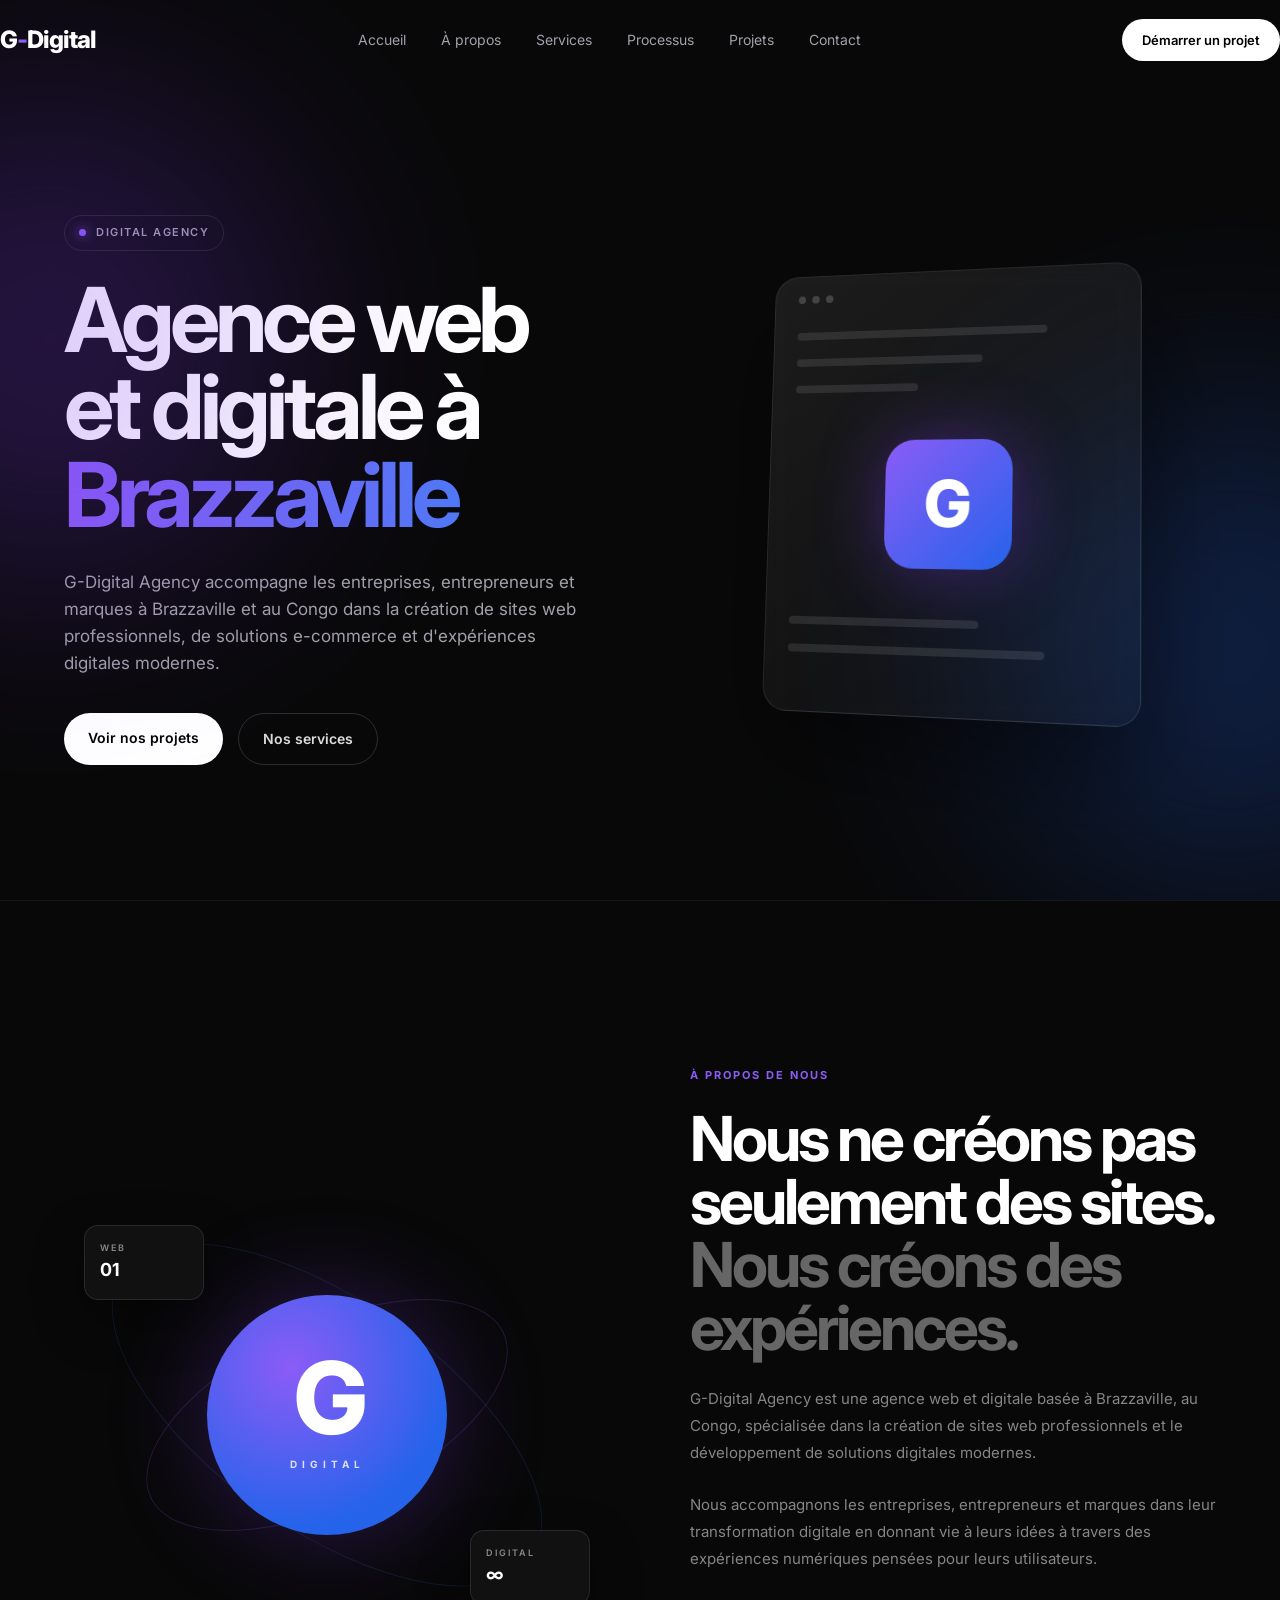
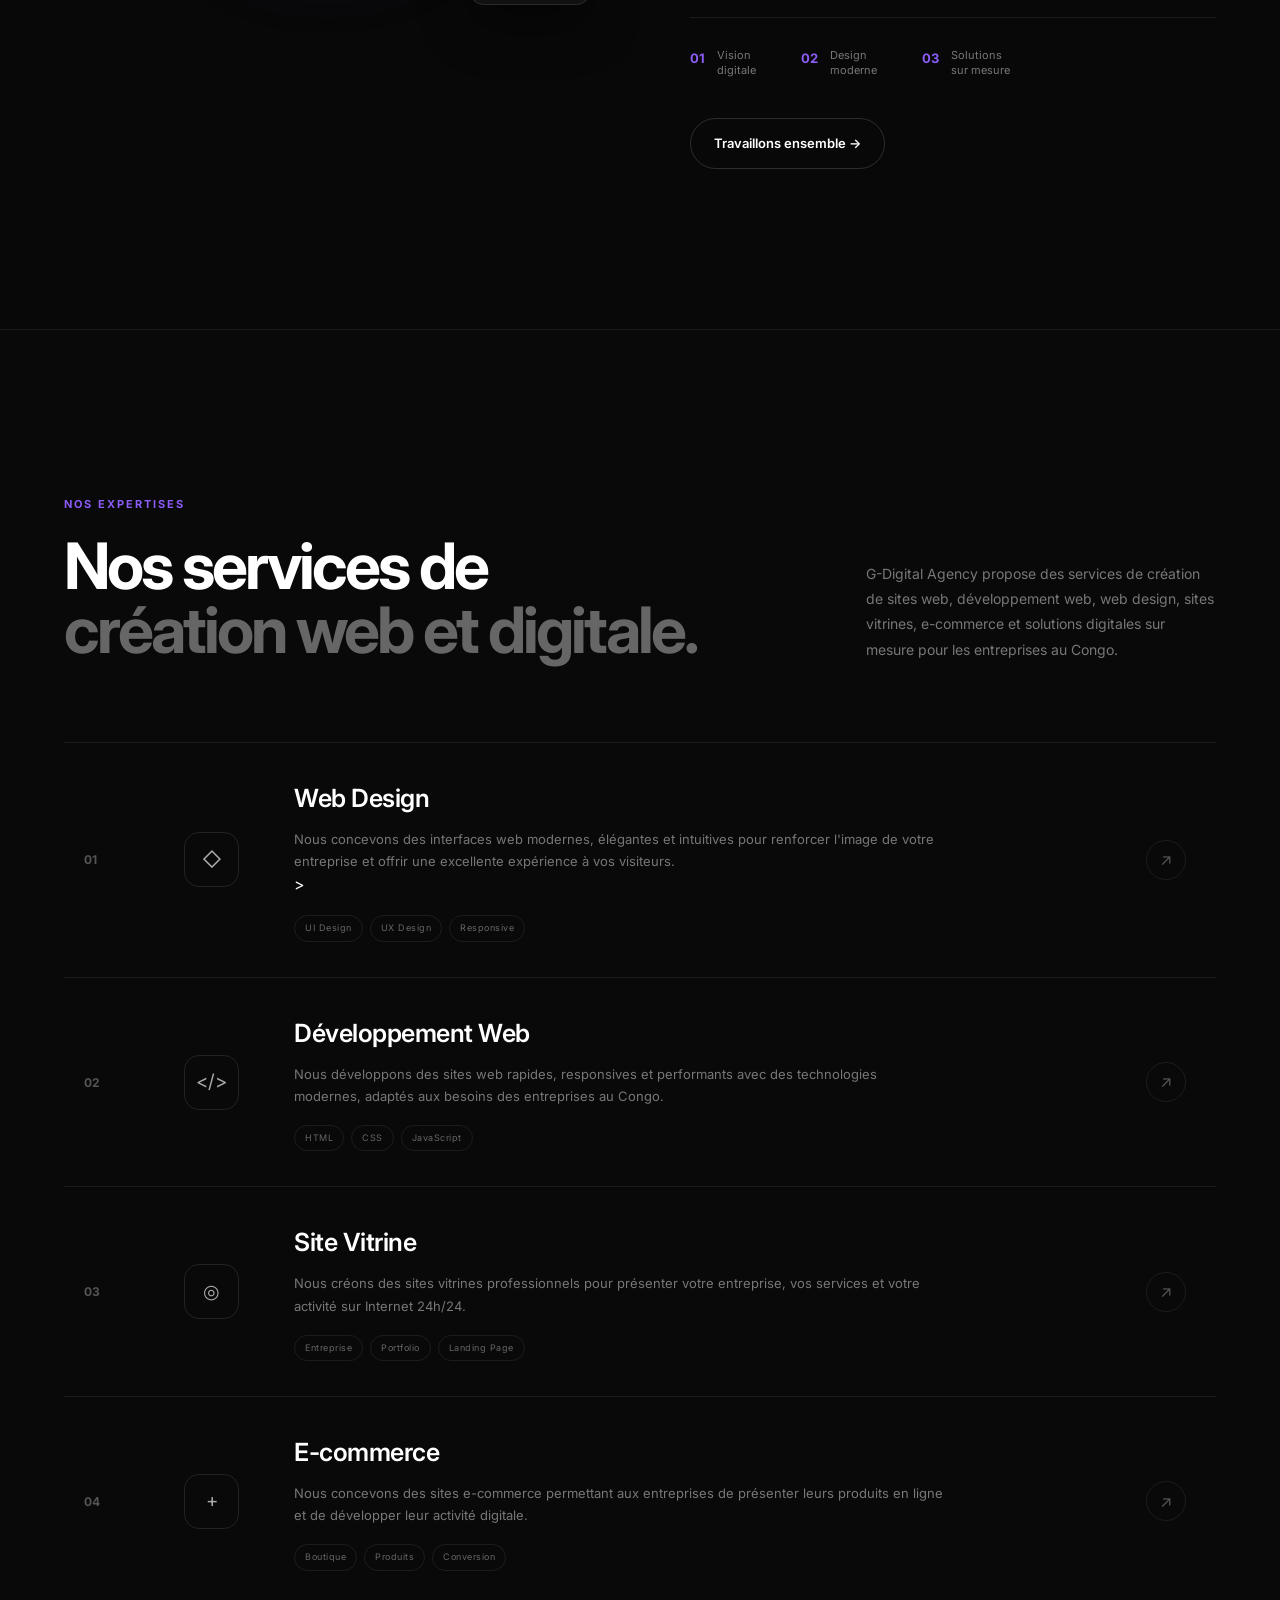
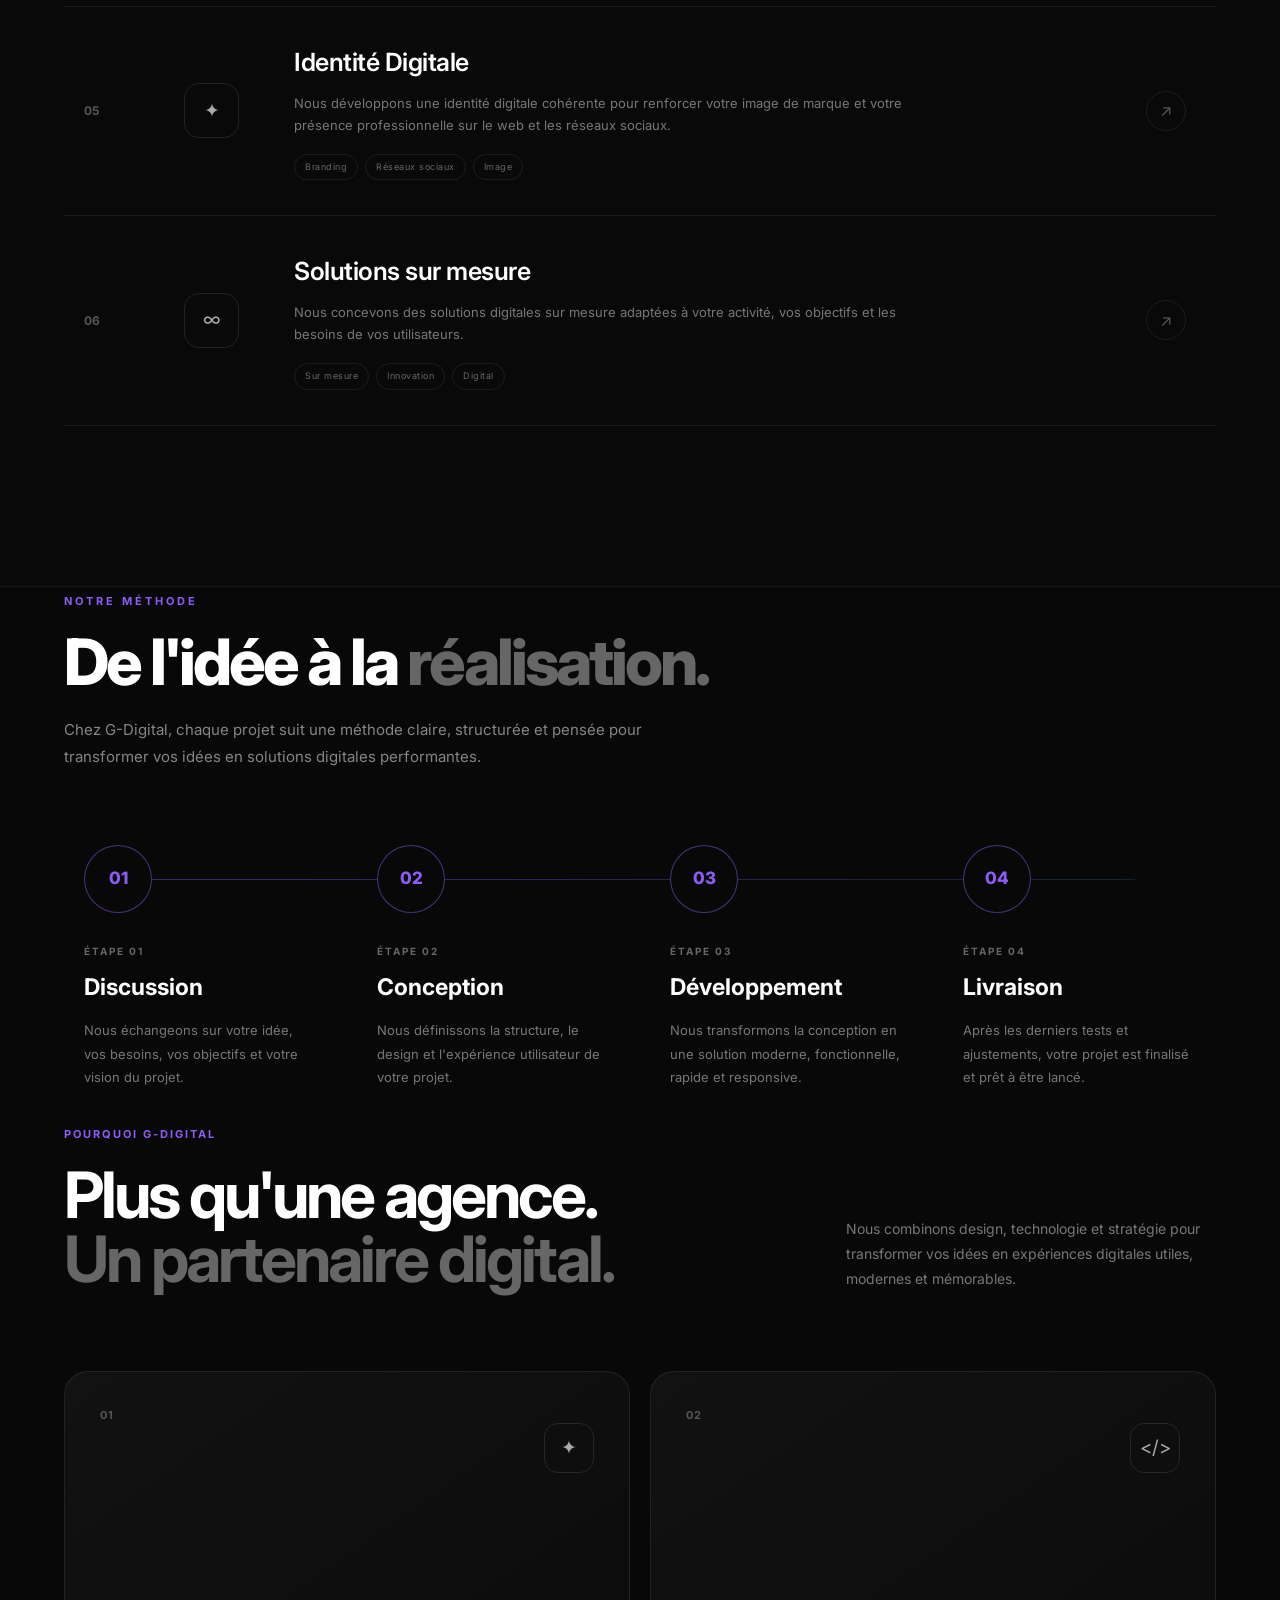
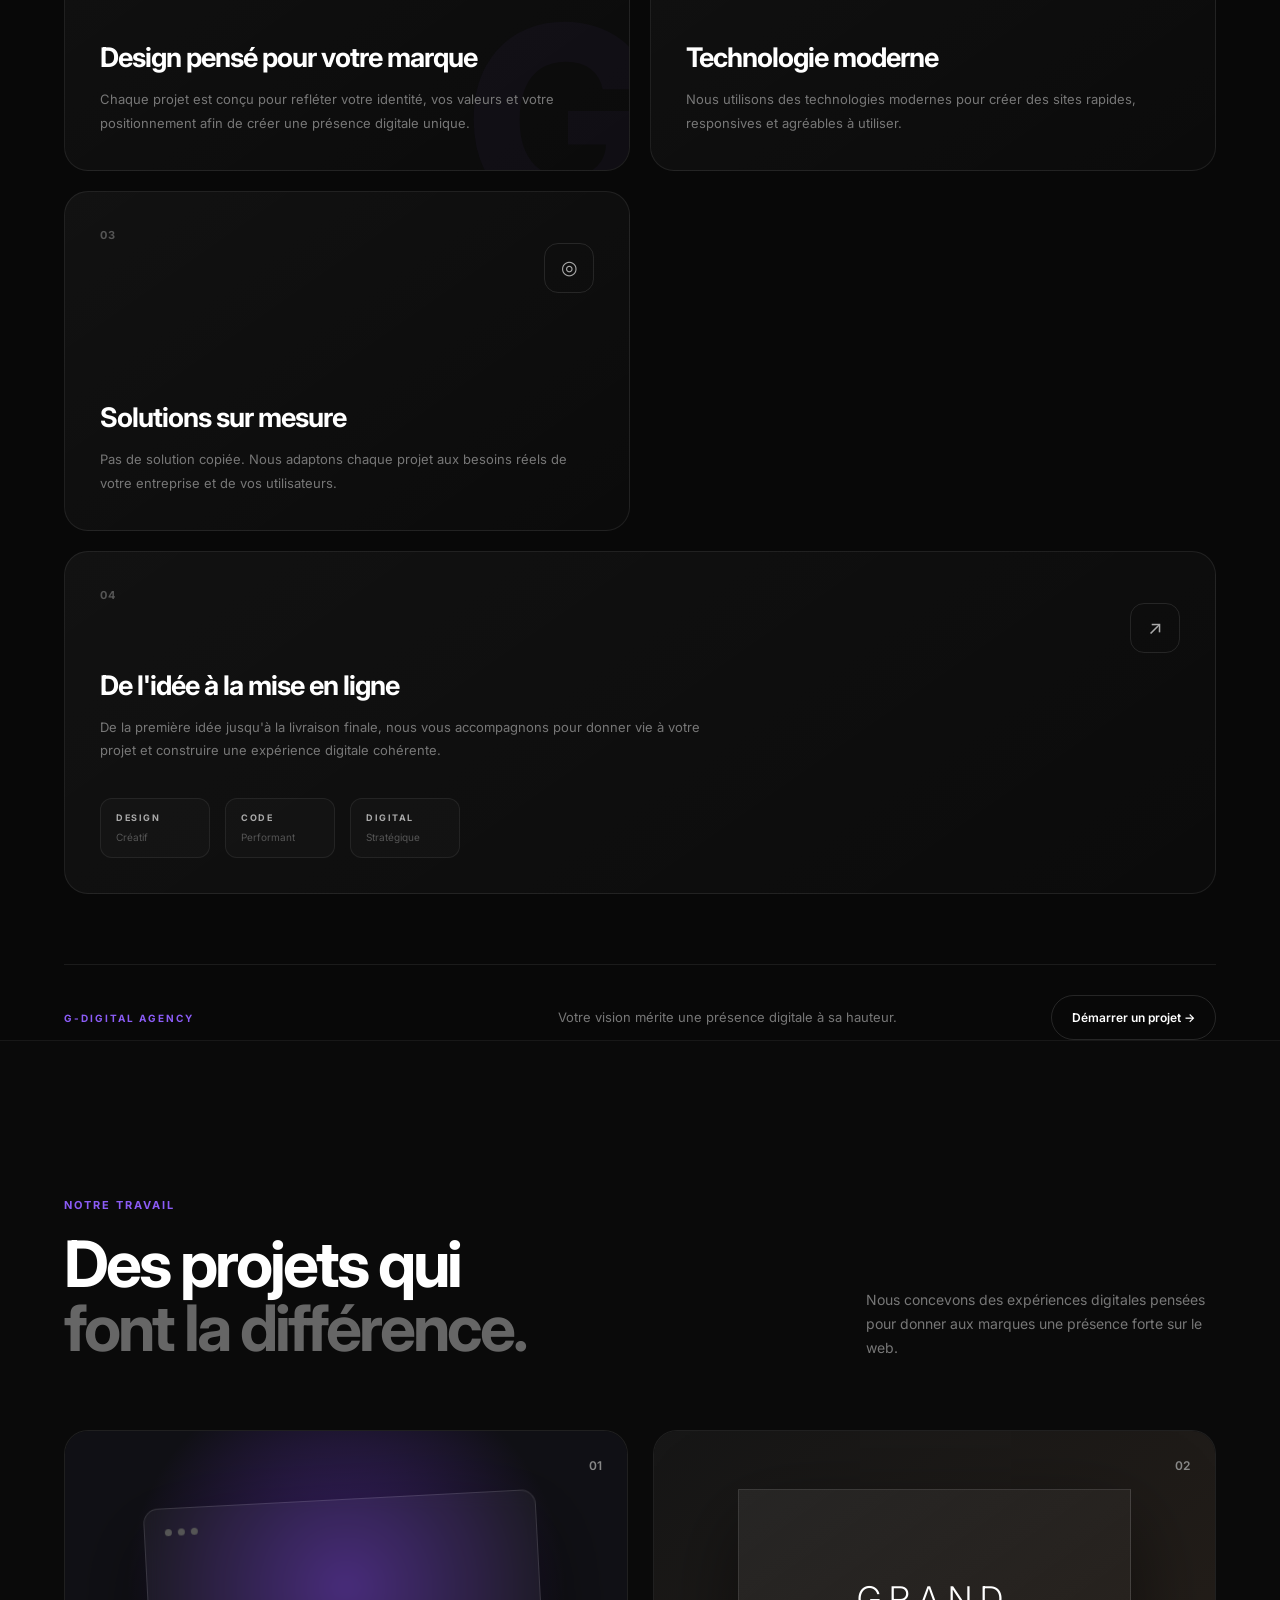
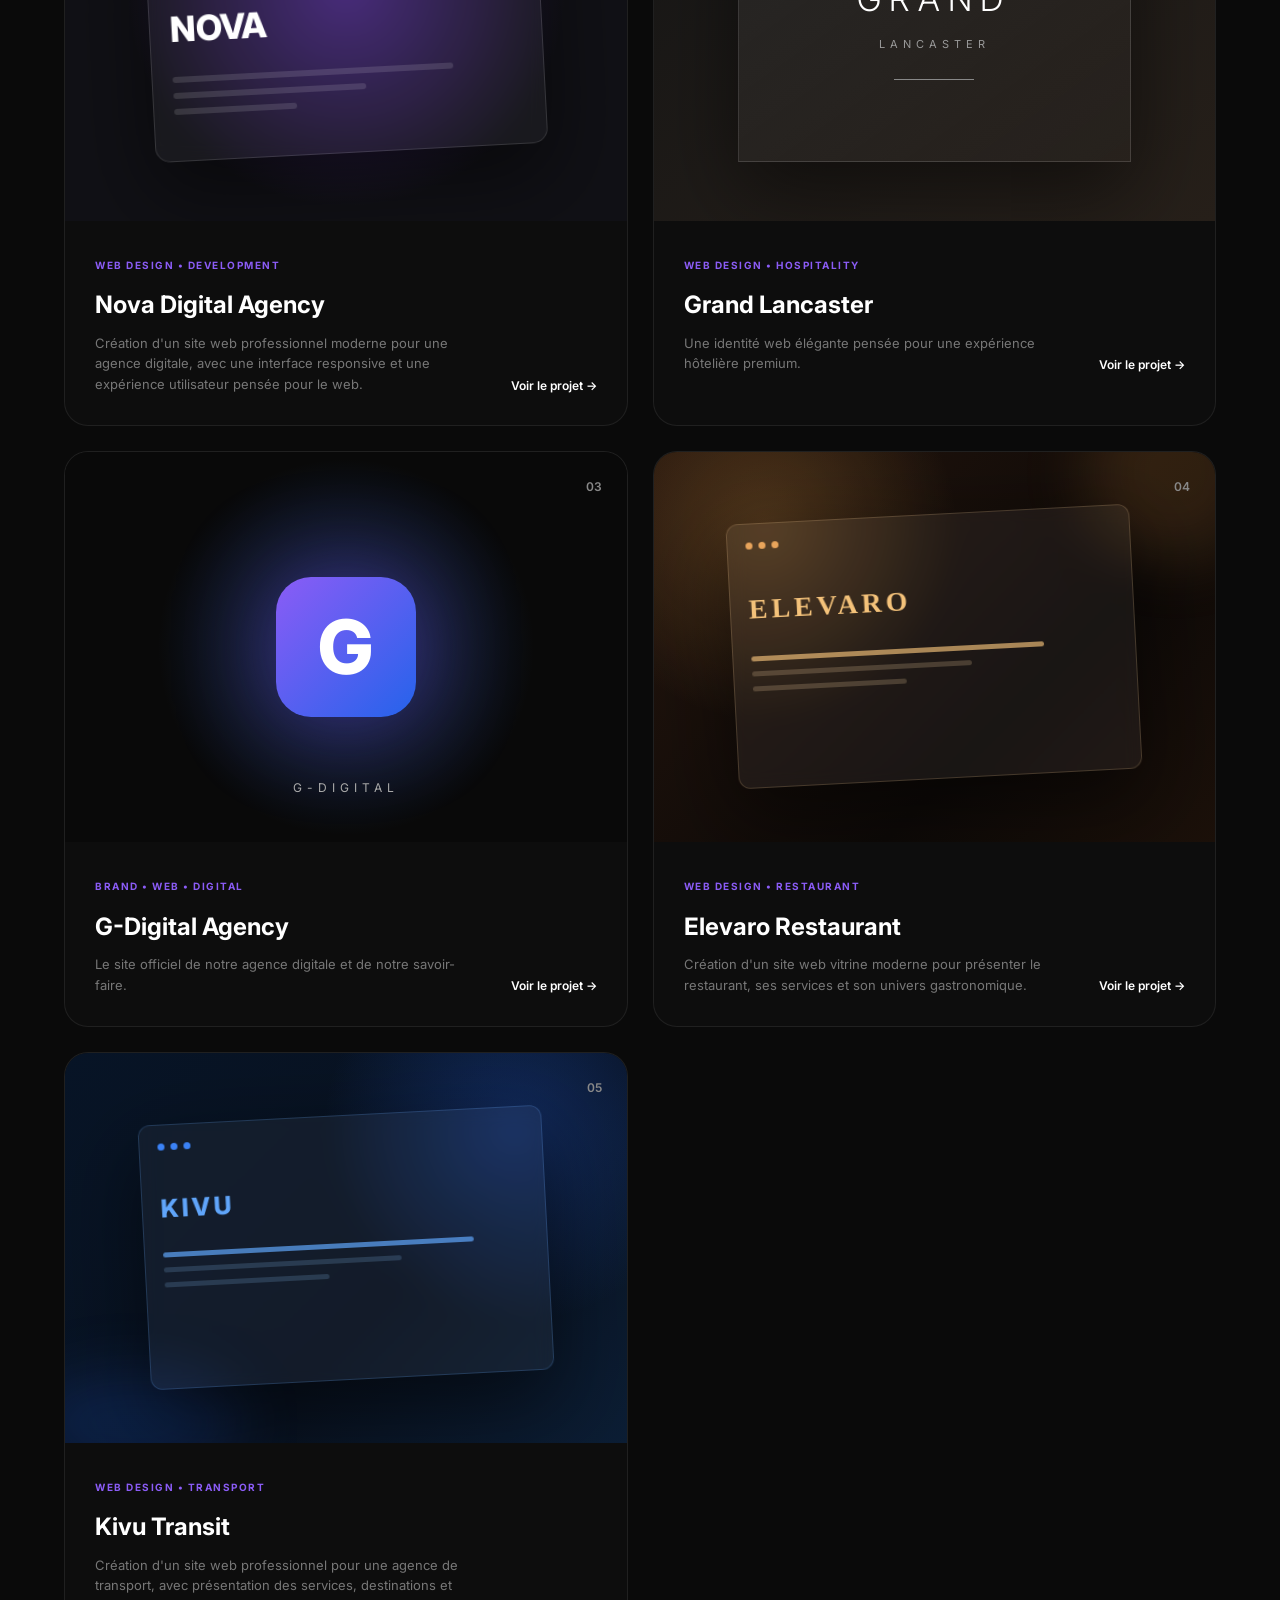
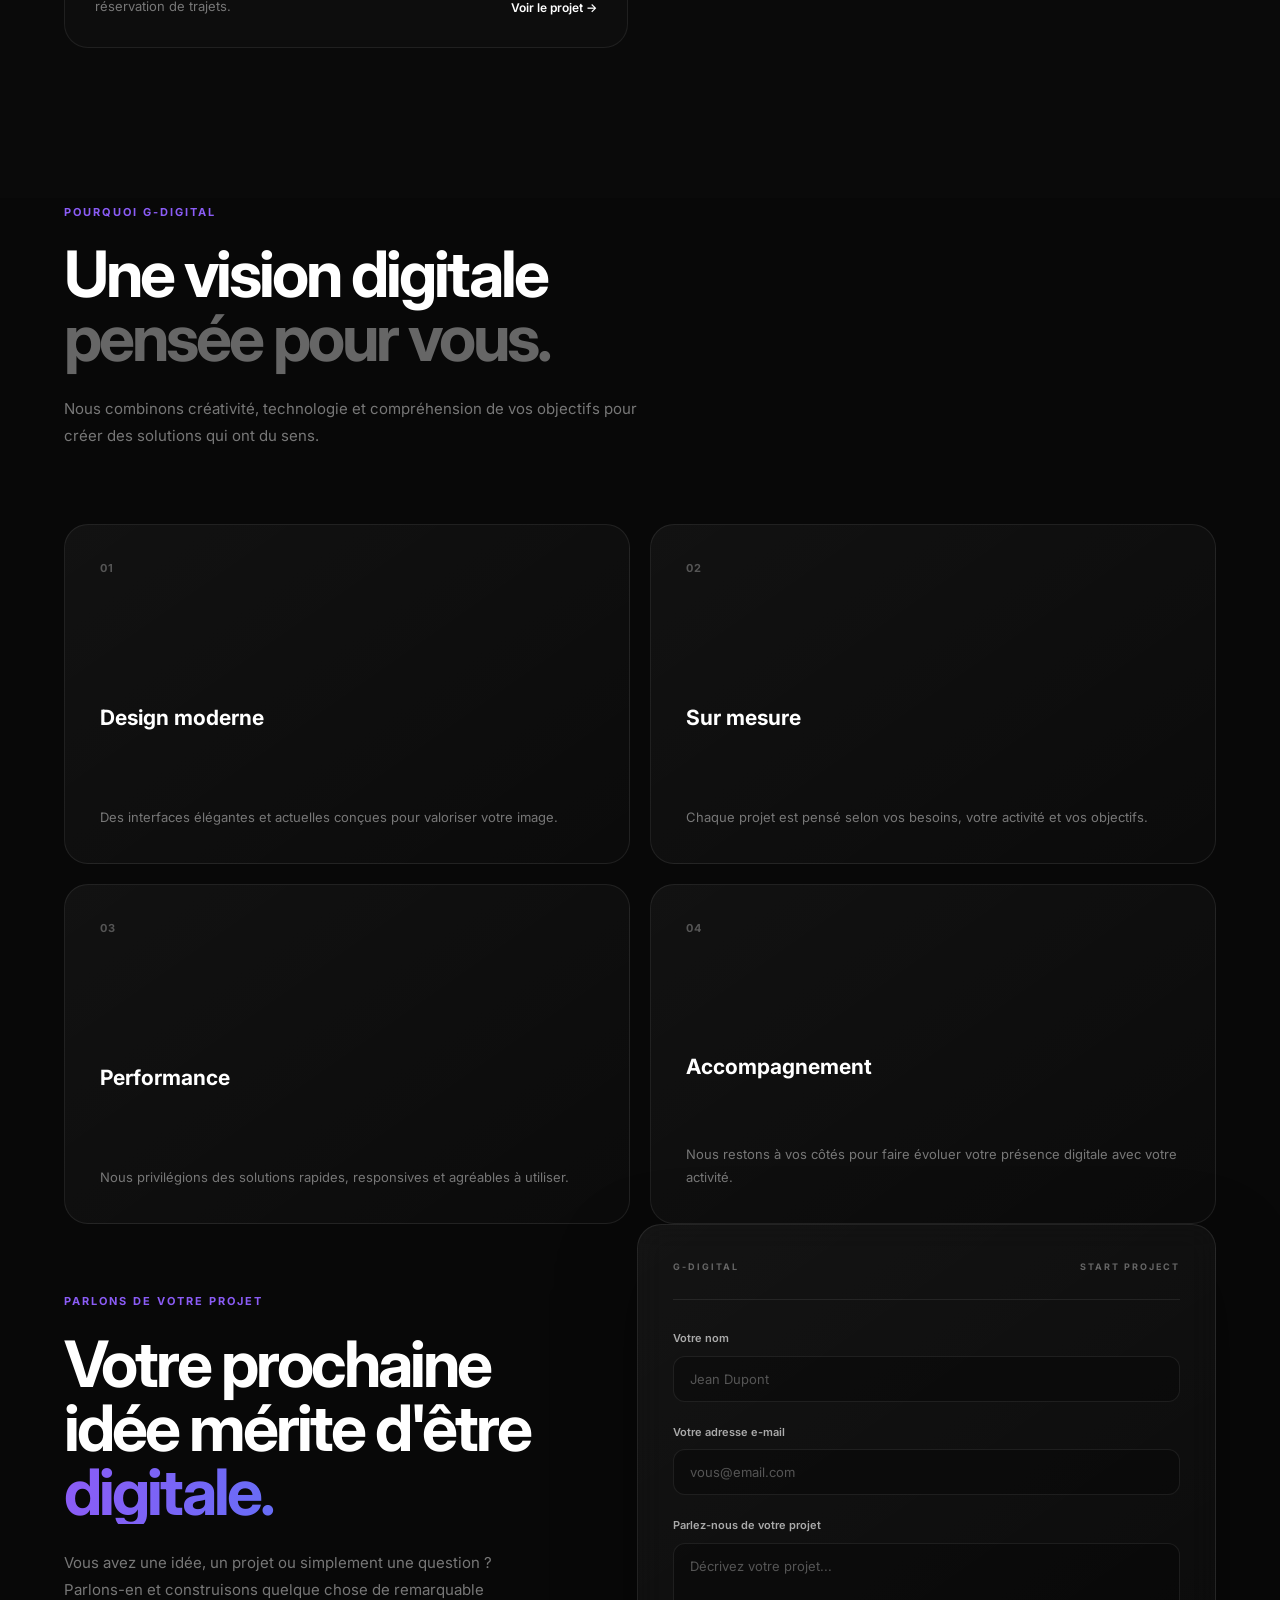
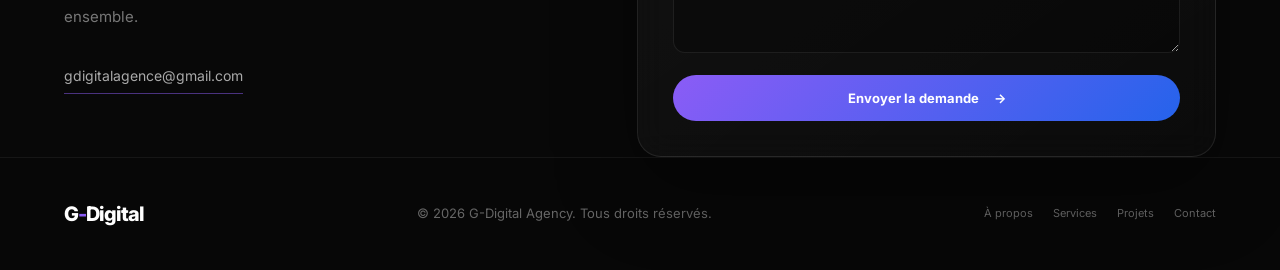
<file: index.html>
<!DOCTYPE html>
<html lang="fr">

<head>

    <meta charset="UTF-8">

    <meta name="viewport" content="width=device-width, initial-scale=1.0">

    <!-- ================= SEO PRINCIPAL ================= -->

    <title>G-Digital Agency | Agence Web & Digitale à Brazzaville</title>

    <meta name="description"
        content="G-Digital Agency est une agence web et digitale à Brazzaville, Congo. Création de sites web professionnels, e-commerce, design, développement web et solutions digitales sur mesure.">

    <meta name="keywords"
        content="G-Digital Agency, agence web Brazzaville, agence digitale Brazzaville, création site web Congo, création site internet Brazzaville, développeur web Congo, développement web Congo, site vitrine Congo, site e-commerce Congo, web design Congo">

    <meta name="author" content="G-Digital Agency">

    <meta name="robots" content="index, follow">

    <meta name="language" content="French">

    <meta name="geo.region" content="CG">

    <meta name="geo.placename" content="Brazzaville">

    <!-- ================= URL CANONIQUE ================= -->

    <link rel="canonical" href="https://TON-DOMAINE.com/">

    <!-- ================= FAVICON ================= -->

    <link rel="icon" type="image/png" href="images/favicon.png">

    <!-- ================= OPEN GRAPH ================= -->

    <meta property="og:type" content="website">

    <meta property="og:locale" content="fr_FR">

    <meta property="og:title"
        content="G-Digital Agency | Agence Web & Digitale à Brazzaville">

    <meta property="og:description"
        content="Création de sites web professionnels, design, développement web et solutions digitales sur mesure au Congo.">

    <meta property="og:url" content="https://TON-DOMAINE.com/">

    <meta property="og:site_name" content="G-Digital Agency">

    <meta property="og:image" content="https://g-digital-agency.vercel.app/images/og-image.jpg">

    <meta property="og:image:alt"
        content="G-Digital Agency - Agence web et digitale à Brazzaville">

    <!-- ================= TWITTER / X ================= -->

    <meta name="twitter:card" content="summary_large_image">

    <meta name="twitter:title"
        content="G-Digital Agency | Agence Web & Digitale à Brazzaville">

    <meta name="twitter:description"
        content="Création de sites web, e-commerce, design et solutions digitales au Congo.">

    <meta name="twitter:image"
        content="https://TON-DOMAINE.com/images/og-image.jpg">

    <!-- ================= DONNÉES STRUCTURÉES ================= -->

    <script type="application/ld+json">
    {
        "@context": "https://schema.org",
        "@type": "ProfessionalService",
        "name": "G-Digital Agency",
        "description": "Agence web et digitale spécialisée dans la création de sites web professionnels, le développement web, le web design, l'e-commerce et les solutions digitales sur mesure.",
        "url": "https://TON-DOMAINE.com/",
        "email": "gdigitalagence@gmail.com",
        "areaServed": [
            {
                "@type": "City",
                "name": "Brazzaville"
            },
            {
                "@type": "Country",
                "name": "Congo"
            }
        ],
        "serviceType": [
            "Création de sites web",
            "Développement web",
            "Web design",
            "Site vitrine",
            "E-commerce",
            "Identité digitale",
            "Solutions digitales sur mesure"
        ]
    }
    </script>

    <!-- ================= GOOGLE FONTS ================= -->

    <link rel="preconnect" href="https://fonts.googleapis.com">

    <link rel="preconnect" href="https://fonts.gstatic.com" crossorigin>

    <link
        href="https://fonts.googleapis.com/css2?family=Inter:wght@400;500;600;700;800&display=swap"
        rel="stylesheet">

    <!-- ================= CSS ================= -->

    <link rel="stylesheet" href="css/style.css">

</head>

<body>


<!-- ================= HEADER ================= -->

<div class="container nav">

    <a href="#home" class="logo">
        G<span>-</span>Digital
    </a>

    <nav class="navbar">

        <a href="#home">Accueil</a>
        <a href="#about">À propos</a>
        <a href="#services">Services</a>
        <a href="#processus">Processus</a>
        <a href="#projects">Projets</a>
        <a href="#contact">Contact</a>

    </nav>

    <!-- BOUTON MENU MOBILE -->
    <button class="menu-toggle" id="menuToggle" aria-label="Ouvrir le menu">
        <span></span>
        <span></span>
        <span></span>
    </button>

    <a href="#contact" class="nav-button">
        Démarrer un projet
    </a>

</div>





<!-- ================= MAIN ================= -->

<main>


<!-- ================= HERO ================= -->

<section id="home" class="hero reveal">

    <div class="hero-glow glow-one"></div>
    <div class="hero-glow glow-two"></div>

    <div class="container hero-content">

        <div class="hero-text">

            <div class="hero-badge">

                <span></span>

                DIGITAL AGENCY

            </div>

<h1>
    Agence web et digitale à
    <strong>Brazzaville</strong>
</h1>

<p>
    G-Digital Agency accompagne les entreprises,
    entrepreneurs et marques à Brazzaville et au Congo
    dans la création de sites web professionnels,
    de solutions e-commerce et d'expériences digitales modernes.
</p>


            <div class="hero-buttons">

                <a href="#projects" class="btn btn-primary">
                    Voir nos projets
                </a>

                <a href="#services" class="btn btn-secondary">
                    Nos services
                </a>

            </div>

        </div>



        <div class="hero-visual">

            <div class="visual-card">

                <div class="card-top">

                    <span></span>
                    <span></span>
                    <span></span>

                </div>


                <div class="code-line large"></div>
                <div class="code-line medium"></div>
                <div class="code-line small"></div>


                <div class="visual-center">

                    <span>G</span>

                </div>


                <div class="code-line medium"></div>
                <div class="code-line large"></div>

            </div>

        </div>

    </div>

</section>



<!-- ================= À PROPOS ================= -->

<section id="about" class="about reveal">

    <div class="container about-grid">


        <!-- VISUAL -->

        <div class="about-visual">

            <div class="about-orbit orbit-one"></div>

            <div class="about-orbit orbit-two"></div>


            <div class="about-center">

                <span class="about-g">
                    G
                </span>

                <span class="about-center-text">
                    DIGITAL
                </span>

            </div>


            <div class="about-floating-card card-top-left">

                <span>WEB</span>

                <strong>01</strong>

            </div>


            <div class="about-floating-card card-bottom-right">

                <span>DIGITAL</span>

                <strong>∞</strong>

            </div>

        </div>



        <!-- CONTENT -->

        <div class="about-content">

            <span class="about-label">
                À PROPOS DE NOUS
            </span>


            <h2>

                Nous ne créons pas
                seulement des sites.

                <strong>
                    Nous créons des expériences.
                </strong>

            </h2>

<p>
    G-Digital Agency est une agence web et digitale basée
    à Brazzaville, au Congo, spécialisée dans la création
    de sites web professionnels et le développement
    de solutions digitales modernes.
</p>

            <p>

                Nous accompagnons les entreprises, entrepreneurs
                et marques dans leur transformation digitale en
                donnant vie à leurs idées à travers des expériences
                numériques pensées pour leurs utilisateurs.

            </p>


            <div class="about-stats">


                <div class="about-stat">

                    <strong>01</strong>

                    <span>
                        Vision<br>
                        digitale
                    </span>

                </div>


                <div class="about-stat">

                    <strong>02</strong>

                    <span>
                        Design<br>
                        moderne
                    </span>

                </div>


                <div class="about-stat">

                    <strong>03</strong>

                    <span>
                        Solutions<br>
                        sur mesure
                    </span>

                </div>


            </div>


            <a href="#contact" class="about-button">
                Travaillons ensemble →
            </a>

        </div>

    </div>

</section>



<!-- ================= SERVICES ================= -->

<section id="services" class="services reveal">

    <div class="container">


        <div class="services-intro">

            <div>

                <span class="section-label">
                    NOS EXPERTISES
                </span>

<h2>
    Nos services de
    <strong>
        création web et digitale.
    </strong>
</h2>
            </div>

<p>
    G-Digital Agency propose des services de création de sites web,
    développement web, web design, sites vitrines, e-commerce
    et solutions digitales sur mesure pour les entreprises au Congo.
</p>

        </div>



        <div class="services-list">


            <!-- SERVICE 01 -->

            <article class="service-item">

                <div class="service-item-number">
                    01
                </div>


                <div class="service-icon">
                    ◇
                </div>


                <div class="service-item-content">

                    <h3>
                        Web Design
                    </h3>

<p>
    Nous concevons des interfaces web modernes, élégantes
    et intuitives pour renforcer l'image de votre entreprise
    et offrir une excellente expérience à vos visiteurs.
</p>>


                    <div class="service-tags">

                        <span>UI Design</span>
                        <span>UX Design</span>
                        <span>Responsive</span>

                    </div>

                </div>


                <div class="service-arrow">
                    ↗
                </div>

            </article>



            <!-- SERVICE 02 -->

            <article class="service-item">

                <div class="service-item-number">
                    02
                </div>


                <div class="service-icon">
                    &lt;/&gt;
                </div>


                <div class="service-item-content">

                    <h3>
                        Développement Web
                    </h3>

<p>
    Nous développons des sites web rapides, responsives
    et performants avec des technologies modernes,
    adaptés aux besoins des entreprises au Congo.
</p>


                    <div class="service-tags">

                        <span>HTML</span>
                        <span>CSS</span>
                        <span>JavaScript</span>

                    </div>

                </div>


                <div class="service-arrow">
                    ↗
                </div>

            </article>



            <!-- SERVICE 03 -->

            <article class="service-item">

                <div class="service-item-number">
                    03
                </div>


                <div class="service-icon">
                    ◎
                </div>


                <div class="service-item-content">

                    <h3>
                        Site Vitrine
                    </h3>

<p>
    Nous créons des sites vitrines professionnels pour
    présenter votre entreprise, vos services et votre
    activité sur Internet 24h/24.
</p>
                    <div class="service-tags">

                        <span>Entreprise</span>
                        <span>Portfolio</span>
                        <span>Landing Page</span>

                    </div>

                </div>


                <div class="service-arrow">
                    ↗
                </div>

            </article>



            <!-- SERVICE 04 -->

            <article class="service-item">

                <div class="service-item-number">
                    04
                </div>


                <div class="service-icon">
                    +
                </div>


                <div class="service-item-content">

                    <h3>
                        E-commerce
                    </h3>

<p>
    Nous concevons des sites e-commerce permettant aux
    entreprises de présenter leurs produits en ligne et
    de développer leur activité digitale.
</p>


                    <div class="service-tags">

                        <span>Boutique</span>
                        <span>Produits</span>
                        <span>Conversion</span>

                    </div>

                </div>


                <div class="service-arrow">
                    ↗
                </div>

            </article>



            <!-- SERVICE 05 -->

            <article class="service-item">

                <div class="service-item-number">
                    05
                </div>


                <div class="service-icon">
                    ✦
                </div>


                <div class="service-item-content">

                    <h3>
                        Identité Digitale
                    </h3>

<p>
    Nous développons une identité digitale cohérente pour
    renforcer votre image de marque et votre présence
    professionnelle sur le web et les réseaux sociaux.
</p>


                    <div class="service-tags">

                        <span>Branding</span>
                        <span>Réseaux sociaux</span>
                        <span>Image</span>

                    </div>

                </div>


                <div class="service-arrow">
                    ↗
                </div>

            </article>



            <!-- SERVICE 06 -->

            <article class="service-item">

                <div class="service-item-number">
                    06
                </div>


                <div class="service-icon">
                    ∞
                </div>


                <div class="service-item-content">

                    <h3>
                        Solutions sur mesure
                    </h3>

<p>
    Nous concevons des solutions digitales sur mesure
    adaptées à votre activité, vos objectifs et les besoins
    de vos utilisateurs.
</p>


                    <div class="service-tags">

                        <span>Sur mesure</span>
                        <span>Innovation</span>
                        <span>Digital</span>

                    </div>

                </div>


                <div class="service-arrow">
                    ↗
                </div>

            </article>


        </div>

    </div>

</section>



<!-- ================= PROCESSUS ================= -->

<section id="processus" class="process reveal">

    <div class="process-container">


        <!-- EN-TÊTE -->

        <div class="process-header">

            <span class="section-tag">
                NOTRE MÉTHODE
            </span>


            <h2>

                De l'idée à la
                <span>réalisation.</span>

            </h2>


            <p>

                Chez G-Digital, chaque projet suit une méthode
                claire, structurée et pensée pour transformer
                vos idées en solutions digitales performantes.

            </p>

        </div>



        <!-- ÉTAPES -->

        <div class="process-steps">


            <!-- ÉTAPE 01 -->

            <div class="process-card">

                <div class="process-number">
                    01
                </div>


                <div class="process-content">

                    <span class="process-label">
                        ÉTAPE 01
                    </span>


                    <h3>
                        Discussion
                    </h3>


                    <p>

                        Nous échangeons sur votre idée,
                        vos besoins, vos objectifs et
                        votre vision du projet.

                    </p>

                </div>

            </div>



            <!-- ÉTAPE 02 -->

            <div class="process-card">

                <div class="process-number">
                    02
                </div>


                <div class="process-content">

                    <span class="process-label">
                        ÉTAPE 02
                    </span>


                    <h3>
                        Conception
                    </h3>


                    <p>

                        Nous définissons la structure,
                        le design et l'expérience utilisateur
                        de votre projet.

                    </p>

                </div>

            </div>



            <!-- ÉTAPE 03 -->

            <div class="process-card">

                <div class="process-number">
                    03
                </div>


                <div class="process-content">

                    <span class="process-label">
                        ÉTAPE 03
                    </span>


                    <h3>
                        Développement
                    </h3>


                    <p>

                        Nous transformons la conception
                        en une solution moderne, fonctionnelle,
                        rapide et responsive.

                    </p>

                </div>

            </div>



            <!-- ÉTAPE 04 -->

            <div class="process-card">

                <div class="process-number">
                    04
                </div>


                <div class="process-content">

                    <span class="process-label">
                        ÉTAPE 04
                    </span>


                    <h3>
                        Livraison
                    </h3>


                    <p>

                        Après les derniers tests et ajustements,
                        votre projet est finalisé et prêt à être lancé.

                    </p>

                </div>

            </div>


        </div>

    </div>

</section>

<!-- ================= WHY G-DIGITAL ================= -->

<section id="why" class="why reveal">

    <div class="container">

        <!-- INTRO -->

        <div class="why-intro">

            <div>

                <span class="section-label">
                    POURQUOI G-DIGITAL
                </span>

                <h2>
                    Plus qu'une agence.
                    <strong>Un partenaire digital.</strong>
                </h2>

            </div>

            <p>
                Nous combinons design, technologie et stratégie
                pour transformer vos idées en expériences digitales
                utiles, modernes et mémorables.
            </p>

        </div>


        <!-- FEATURES -->

        <div class="why-grid">


            <!-- FEATURE 01 -->

            <article class="why-card why-card-large">

                <div class="why-card-top">

                    <span class="why-number">
                        01
                    </span>

                    <div class="why-icon">
                        ✦
                    </div>

                </div>

                <div class="why-card-content">

                    <h3>
                        Design pensé pour votre marque
                    </h3>

                    <p>
                        Chaque projet est conçu pour refléter
                        votre identité, vos valeurs et votre
                        positionnement afin de créer une présence
                        digitale unique.
                    </p>

                </div>

                <span class="why-decoration">
                    G
                </span>

            </article>


            <!-- FEATURE 02 -->

            <article class="why-card">

                <div class="why-card-top">

                    <span class="why-number">
                        02
                    </span>

                    <div class="why-icon">
                        &lt;/&gt;
                    </div>

                </div>

                <div class="why-card-content">

                    <h3>
                        Technologie moderne
                    </h3>

                    <p>
                        Nous utilisons des technologies modernes
                        pour créer des sites rapides, responsives
                        et agréables à utiliser.
                    </p>

                </div>

            </article>


            <!-- FEATURE 03 -->

            <article class="why-card">

                <div class="why-card-top">

                    <span class="why-number">
                        03
                    </span>

                    <div class="why-icon">
                        ◎
                    </div>

                </div>

                <div class="why-card-content">

                    <h3>
                        Solutions sur mesure
                    </h3>

                    <p>
                        Pas de solution copiée. Nous adaptons
                        chaque projet aux besoins réels de votre
                        entreprise et de vos utilisateurs.
                    </p>

                </div>

            </article>


            <!-- FEATURE 04 -->

            <article class="why-card why-card-wide">

                <div class="why-card-top">

                    <span class="why-number">
                        04
                    </span>

                    <div class="why-icon">
                        ↗
                    </div>

                </div>

                <div class="why-card-content">

                    <h3>
                        De l'idée à la mise en ligne
                    </h3>

                    <p>
                        De la première idée jusqu'à la livraison
                        finale, nous vous accompagnons pour donner
                        vie à votre projet et construire une
                        expérience digitale cohérente.
                    </p>

                </div>

                <div class="why-mini-stats">

                    <div>
                        <strong>DESIGN</strong>
                        <span>Créatif</span>
                    </div>

                    <div>
                        <strong>CODE</strong>
                        <span>Performant</span>
                    </div>

                    <div>
                        <strong>DIGITAL</strong>
                        <span>Stratégique</span>
                    </div>

                </div>

            </article>

        </div>


        <!-- BOTTOM STATEMENT -->

        <div class="why-bottom">

            <span>
                G-DIGITAL AGENCY
            </span>

            <p>
                Votre vision mérite une présence digitale
                à sa hauteur.
            </p>

            <a href="#contact">
                Démarrer un projet →
            </a>

        </div>

    </div>

</section>
<!-- ================= PROJECTS / PORTFOLIO ================= -->

<section id="projects" class="projects reveal">

    <div class="container">

        <div class="projects-heading">

            <div>

                <span>
                    NOTRE TRAVAIL
                </span>

                <h2>
                    Des projets qui
                    <strong>
                        font la différence.
                    </strong>
                </h2>

            </div>

            <p>
                Nous concevons des expériences digitales
                pensées pour donner aux marques une présence
                forte sur le web.
            </p>

        </div>


        <div class="projects-grid">


            <!-- PROJECT 01 -->

            <article class="project-card">

                <div class="project-image project-nova">

                    <div class="project-window">

                        <div class="window-top">
                            <span></span>
                            <span></span>
                            <span></span>
                        </div>

                        <div class="project-logo">
                            NOVA
                        </div>

                        <div class="project-lines">
                            <span></span>
                            <span></span>
                            <span></span>
                        </div>

                    </div>

                    <div class="project-number">
                        01
                    </div>

                </div>


                <div class="project-info">

                    <div>

                        <span class="project-category">
                            WEB DESIGN • DEVELOPMENT
                        </span>

                        <h3>
                            Nova Digital Agency
                        </h3>

                        <p>
                            Création d'un site web professionnel moderne pour une
                            agence digitale, avec une interface responsive et une
                            expérience utilisateur pensée pour le web.
                        </p>

                    </div>

                    <a href="https://nova-digital-agency-two.vercel.app/"
                       class="project-link"
                       target="_blank"
                       rel="noopener noreferrer">
                        Voir le projet →
                    </a>

                </div>

            </article>



            <!-- PROJECT 02 -->

            <article class="project-card">

                <div class="project-image project-hotel">

                    <div class="hotel-window">

                        <span class="hotel-title">
                            GRAND
                        </span>

                        <span class="hotel-subtitle">
                            LANCASTER
                        </span>

                        <div class="hotel-line"></div>

                    </div>

                    <div class="project-number">
                        02
                    </div>

                </div>


                <div class="project-info">

                    <div>

                        <span class="project-category">
                            WEB DESIGN • HOSPITALITY
                        </span>

                        <h3>
                            Grand Lancaster
                        </h3>

                        <p>
                            Une identité web élégante pensée
                            pour une expérience hôtelière premium.
                        </p>

                    </div>

                    <a href="https://grand-lancaster.vercel.app/"
                       class="project-link"
                       target="_blank"
                       rel="noopener noreferrer">
                        Voir le projet →
                    </a>

                </div>

            </article>



            <!-- PROJECT 03 -->

            <article class="project-card">

                <div class="project-image project-gdigital">

                    <div class="gdigital-symbol">
                        G
                    </div>

                    <div class="gdigital-text">
                        G-DIGITAL
                    </div>

                    <div class="project-number">
                        03
                    </div>

                </div>


                <div class="project-info">

                    <div>

                        <span class="project-category">
                            BRAND • WEB • DIGITAL
                        </span>

                        <h3>
                            G-Digital Agency
                        </h3>

                        <p>
                            Le site officiel de notre agence digitale
                            et de notre savoir-faire.
                        </p>

                    </div>

                    <a href="#"
                       class="project-link">
                        Voir le projet →
                    </a>

                </div>

            </article>



            <!-- PROJECT 04 — ELEVARO RESTAURANT -->

            <article class="project-card">

                <div class="project-image project-elevaro">

                    <div class="project-window">

                        <div class="window-top">
                            <span></span>
                            <span></span>
                            <span></span>
                        </div>

                        <div class="project-logo">
                            ELEVARO
                        </div>

                        <div class="project-lines">
                            <span></span>
                            <span></span>
                            <span></span>
                        </div>

                    </div>

                    <div class="project-number">
                        04
                    </div>

                </div>


                <div class="project-info">

                    <div>

                        <span class="project-category">
                            WEB DESIGN • RESTAURANT
                        </span>

                        <h3>
                            Elevaro Restaurant
                        </h3>

                        <p>
                            Création d'un site web vitrine moderne pour
                            présenter le restaurant, ses services et son
                            univers gastronomique.
                        </p>

                    </div>

                    <a href="https://elevaro-restaurant.vercel.app/"
                       class="project-link"
                       target="_blank"
                       rel="noopener noreferrer">
                        Voir le projet →
                    </a>

                </div>

            </article>

<!-- PROJECT 05 — KIVU TRANSIT -->

<article class="project-card">

    <div class="project-image project-kivu">

        <div class="project-window">

            <div class="window-top">
                <span></span>
                <span></span>
                <span></span>
            </div>

            <div class="project-logo">
                KIVU
            </div>

            <div class="project-lines">
                <span></span>
                <span></span>
                <span></span>
            </div>

        </div>

        <div class="project-number">
            05
        </div>

    </div>


    <div class="project-info">

        <div>

            <span class="project-category">
                WEB DESIGN • TRANSPORT
            </span>

            <h3>
                Kivu Transit
            </h3>

            <p>
                Création d'un site web professionnel pour une
                agence de transport, avec présentation des services,
                destinations et réservation de trajets.
            </p>

        </div>


        <a href="https://kivu-transit-one.vercel.app/"
           class="project-link"
           target="_blank"
           rel="noopener noreferrer">
            Voir le projet →
        </a>

    </div>

</article>
        </div>

    </div>

</section>


<!-- ================= POURQUOI G-DIGITAL ================= -->

<section class="why-extra reveal">

    <div class="container">

        <div class="why-header">

            <span class="section-label">
                POURQUOI G-DIGITAL
            </span>


            <h2>

                Une vision digitale
                <strong>
                    pensée pour vous.
                </strong>

            </h2>


            <p>

                Nous combinons créativité, technologie et
                compréhension de vos objectifs pour créer
                des solutions qui ont du sens.

            </p>

        </div>



        <div class="why-grid">


            <article class="why-card">

                <span class="why-number">
                    01
                </span>

                <h3>
                    Design moderne
                </h3>

                <p>

                    Des interfaces élégantes et actuelles
                    conçues pour valoriser votre image.

                </p>

            </article>



            <article class="why-card">

                <span class="why-number">
                    02
                </span>

                <h3>
                    Sur mesure
                </h3>

                <p>

                    Chaque projet est pensé selon vos besoins,
                    votre activité et vos objectifs.

                </p>

            </article>



            <article class="why-card">

                <span class="why-number">
                    03
                </span>

                <h3>
                    Performance
                </h3>

                <p>

                    Nous privilégions des solutions rapides,
                    responsives et agréables à utiliser.

                </p>

            </article>



            <article class="why-card">

                <span class="why-number">
                    04
                </span>

                <h3>
                    Accompagnement
                </h3>

                <p>

                    Nous restons à vos côtés pour faire évoluer
                    votre présence digitale avec votre activité.

                </p>

            </article>


        </div>

    </div>

</section>



<!-- ================= CONTACT ================= -->

<section id="contact" class="contact reveal">

    <div class="container contact-container">


        <div class="contact-content">

            <span class="section-label">
                PARLONS DE VOTRE PROJET
            </span>


            <h2>

                Votre prochaine idée
                mérite d'être
                <strong>
                    digitale.
                </strong>

            </h2>


            <p>

                Vous avez une idée, un projet ou simplement
                une question ? Parlons-en et construisons
                quelque chose de remarquable ensemble.

            </p>


            <a href="mailto:gdigitalagence@gmail.com"
               class="contact-email">

                gdigitalagence@gmail.com

            </a>

        </div>



        <div class="contact-box">

            <div class="contact-box-top">

                <span>
                    G-DIGITAL
                </span>

                <span>
                    START PROJECT
                </span>

            </div>


            <form
    class="contact-form"
    id="contactForm"
    action="https://formsubmit.co/gdigitalagence@gmail.com"
    method="POST"
>

<input type="hidden" name="_subject" value="Nouvelle demande — G-Digital">
<input type="hidden" name="_captcha" value="false">
<input type="hidden" name="_template" value="table">

                <div class="form-group">

                    <label for="name">
                        Votre nom
                    </label>

                    <input
                        type="text"
                        id="name"
                        name="name"
                        placeholder="Jean Dupont"
                        required
                    >

                </div>



                <div class="form-group">

                    <label for="email">
                        Votre adresse e-mail
                    </label>

                    <input
                        type="email"
                        id="email"
                        name="email"
                        placeholder="vous@email.com"
                        required
                    >

                </div>



                <div class="form-group">

                    <label for="message">
                        Parlez-nous de votre projet
                    </label>

                    <textarea
                        id="message"
                        name="message"
                        rows="5"
                        placeholder="Décrivez votre projet..."
                        required
                    ></textarea>

                </div>



                <button type="submit" class="contact-button">

                    Envoyer la demande
                    <span>→</span>

                </button>


            </form>

        </div>

    </div>

</section>


</main>



<!-- ================= FOOTER ================= -->

<footer class="footer">

    <div class="container">

        <div class="footer-content">

            <a href="#home" class="logo">
                G<span>-</span>Digital
            </a>


            <p>
                © 2026 G-Digital Agency.
                Tous droits réservés.
            </p>


            <div class="footer-links">

                <a href="#about">
                    À propos
                </a>

                <a href="#services">
                    Services
                </a>

                <a href="#projects">
                    Projets
                </a>

                <a href="#contact">
                    Contact
                </a>

            </div>

        </div>

    </div>

</footer>

<script>
const nav = document.querySelector('.nav');

window.addEventListener('scroll', () => {
    if (window.scrollY > 50) {
        nav.classList.add('scrolled');
    } else {
        nav.classList.remove('scrolled');
    }
});
</script>

<button id="backToTop" class="back-to-top" aria-label="Retour en haut">
    ↑
</button>
<!-- ================= JAVASCRIPT ================= -->

<script src="js/script.js" defer></script>

</body>

</html>
</file>
<file: css/style.css>
/* =========================================================
   RESET
========================================================= */

* {
    margin: 0;
    padding: 0;
    box-sizing: border-box;
}

html {
    scroll-behavior: smooth;
}

body {
    font-family: "Inter", sans-serif;
    background: #080808;
    color: #ffffff;
    line-height: 1.6;
    overflow-x: hidden;
}

a {
    text-decoration: none;
    color: inherit;
}

button,
input,
textarea {
    font-family: inherit;
}

.container {
    width: min(1200px, 90%);
    margin: auto;
}


/* =========================================================
   HEADER
========================================================= */

.header {
    position: fixed;
    top: 0;
    left: 0;
    width: 100%;
    z-index: 1000;

    background: rgba(8, 8, 8, 0.75);
    backdrop-filter: blur(15px);

    border-bottom: 1px solid rgba(255, 255, 255, 0.06);
}

.nav {
    height: 80px;
    position: fixed;
    top: 0;
    left: 0;
    width: 100%;
    z-index: 9999;


    display: flex;
    align-items: center;
    justify-content: space-between;


    transition:
        background 0.4s ease,
        backdrop-filter 0.4s ease,
        opacity 0.4s ease,
        box-shadow 0.4s ease;
}
.nav.scrolled {
    background: rgba(10, 10, 10, 0.55);
    backdrop-filter: blur(12px);
    -webkit-backdrop-filter: blur(12px);

    opacity: 0.88;

    box-shadow: 0 8px 30px rgba(0, 0, 0, 0.15);
}

/* LOGO */


.logo {
    font-size: 24px;
    font-weight: 800;
    letter-spacing: -1px;
}

.logo span {
    color: #8b5cf6;
}


/* NAVIGATION */

.navbar {
    display: flex;
    gap: 35px;
}

.navbar a {
    color: #a1a1aa;
    font-size: 14px;
    transition: 0.3s;
}

.navbar a:hover {
    color: white;
}


/* BUTTON HEADER */

.nav-button {
    padding: 11px 20px;

    background: white;
    color: black;

    border-radius: 50px;

    font-size: 13px;
    font-weight: 600;

    transition: 0.3s;
}

.nav-button:hover {
    transform: translateY(-2px);
}


/* =========================================================
   HERO
========================================================= */

.hero {
    min-height: 100vh;

    display: flex;
    align-items: center;

    position: relative;
    overflow: hidden;

    padding-top: 80px;
}


/* GLOW */

.hero-glow {
    position: absolute;

    width: 500px;
    height: 500px;

    border-radius: 50%;

    filter: blur(120px);

    opacity: 0.25;

    pointer-events: none;
}

.glow-one {
    background: #7c3aed;

    top: 10%;
    left: -200px;
}

.glow-two {
    background: #2563eb;

    right: -200px;
    bottom: 0;
}


/* HERO CONTENT */

.hero-content {
    display: grid;

    grid-template-columns: 1fr 1fr;

    align-items: center;

    gap: 80px;
}


/* BADGE */

.hero-badge {
    display: inline-flex;
    align-items: center;

    gap: 10px;

    padding: 8px 14px;

    border: 1px solid rgba(255, 255, 255, 0.1);

    border-radius: 50px;

    color: #a1a1aa;

    font-size: 11px;
    font-weight: 600;

    letter-spacing: 1.5px;

    margin-bottom: 25px;
}

.hero-badge span {
    width: 7px;
    height: 7px;

    border-radius: 50%;

    background: #8b5cf6;

    box-shadow: 0 0 12px #8b5cf6;
}


/* TITLE */

.hero h1 {
    font-size: clamp(55px, 7vw, 90px);

    line-height: 0.98;

    letter-spacing: -5px;

    max-width: 700px;
}

.hero h1 strong {
    display: block;

    background: linear-gradient(
        90deg,
        #8b5cf6,
        #3b82f6
    );

    -webkit-background-clip: text;
    -webkit-text-fill-color: transparent;
}


/* DESCRIPTION */

.hero-text p {
    color: #a1a1aa;

    max-width: 520px;

    margin-top: 30px;

    font-size: 17px;
}


/* BUTTONS */

.hero-buttons {
    display: flex;

    gap: 15px;

    margin-top: 35px;
}

.btn {
    padding: 14px 24px;

    border-radius: 50px;

    font-size: 14px;

    font-weight: 600;

    transition: 0.3s;
}

.btn-primary {
    background: white;
    color: black;
}

.btn-primary:hover {
    transform: translateY(-3px);
}

.btn-secondary {
    border: 1px solid rgba(255, 255, 255, 0.15);

    color: #ddd;
}

.btn-secondary:hover {
    background: rgba(255, 255, 255, 0.05);
}


/* =========================================================
   HERO VISUAL
========================================================= */

.hero-visual {
    display: flex;

    justify-content: center;

    perspective: 1000px;
}

.visual-card {
    width: 380px;
    height: 450px;

    border-radius: 25px;

    border: 1px solid rgba(255, 255, 255, 0.1);

    background:
        linear-gradient(
            145deg,
            rgba(255, 255, 255, 0.08),
            rgba(255, 255, 255, 0.02)
        );

    box-shadow:
        0 40px 100px rgba(0, 0, 0, 0.5);

    padding: 25px;

    transform: rotateY(-12deg) rotateX(5deg);

    backdrop-filter: blur(10px);

    display: flex;

    flex-direction: column;

    justify-content: center;

    gap: 20px;
}


/* CARD TOP */

.card-top {
    display: flex;

    gap: 7px;

    position: absolute;

    top: 20px;
}

.card-top span {
    width: 8px;
    height: 8px;

    background: #444;

    border-radius: 50%;
}


/* CODE LINES */

.code-line {
    height: 8px;

    border-radius: 10px;

    background: rgba(255, 255, 255, 0.1);
}

.code-line.large {
    width: 80%;
}

.code-line.medium {
    width: 60%;
}

.code-line.small {
    width: 40%;
}


/* CENTER G */

.visual-center {
    width: 130px;
    height: 130px;

    margin: 30px auto;

    display: flex;

    align-items: center;
    justify-content: center;

    border-radius: 30px;

    background:
        linear-gradient(
            135deg,
            #8b5cf6,
            #2563eb
        );

    box-shadow:
        0 0 70px rgba(124, 58, 237, 0.4);
}

.visual-center span {
    font-size: 65px;

    font-weight: 800;
}


/* =========================================================
   ABOUT
========================================================= */

.about {
    padding: 160px 0;

    background: #080808;

    border-top: 1px solid rgba(255, 255, 255, 0.06);

    overflow: hidden;
}

.about-grid {
    display: grid;

    grid-template-columns: 1fr 1fr;

    align-items: center;

    gap: 100px;
}


/* ABOUT VISUAL */

.about-visual {
    position: relative;

    height: 520px;

    display: flex;

    align-items: center;

    justify-content: center;
}

.about-center {
    width: 240px;
    height: 240px;

    border-radius: 50%;

    display: flex;

    align-items: center;

    justify-content: center;

    flex-direction: column;

    position: relative;

    z-index: 3;

    background:
        radial-gradient(
            circle at 35% 30%,
            #8b5cf6,
            #2563eb 70%
        );

    box-shadow:
        0 0 100px rgba(124, 58, 237, 0.3);
}

.about-g {
    font-size: 100px;

    line-height: 0.8;

    font-weight: 800;

    letter-spacing: -8px;
}

.about-center-text {
    margin-top: 18px;

    font-size: 10px;

    letter-spacing: 5px;

    font-weight: 700;

    opacity: 0.8;
}


/* ORBITS */

.about-orbit {
    position: absolute;

    border: 1px solid rgba(139, 92, 246, 0.2);

    border-radius: 50%;

    transform: rotate(-25deg);
}

.orbit-one {
    width: 390px;
    height: 180px;
}

.orbit-two {
    width: 500px;
    height: 230px;

    transform: rotate(35deg);

    border-color: rgba(59, 130, 246, 0.15);
}


/* FLOATING CARDS */

.about-floating-card {
    position: absolute;

    z-index: 5;

    width: 120px;
    height: 75px;

    padding: 15px;

    display: flex;

    flex-direction: column;

    justify-content: space-between;

    border: 1px solid rgba(255, 255, 255, 0.1);

    border-radius: 14px;

    background: rgba(20, 20, 20, 0.8);

    backdrop-filter: blur(15px);

    box-shadow:
        0 20px 50px rgba(0, 0, 0, 0.4);
}

.about-floating-card span {
    color: #888;

    font-size: 9px;

    letter-spacing: 2px;

    font-weight: 600;
}

.about-floating-card strong {
    font-size: 18px;

    color: white;
}

.card-top-left {
    top: 70px;

    left: 20px;
}

.card-bottom-right {
    right: 0;

    bottom: 70px;
}


/* ABOUT CONTENT */

.about-content {
    max-width: 600px;
}

.about-label {
    color: #8b5cf6;

    font-size: 11px;

    font-weight: 700;

    letter-spacing: 2px;
}

.about-content h2 {
    margin-top: 20px;

    font-size: clamp(40px, 5vw, 62px);

    line-height: 1.02;

    letter-spacing: -3px;
}

.about-content h2 strong {
    display: block;

    color: #666;
}

.about-content p {
    margin-top: 25px;

    color: #858585;

    font-size: 15px;

    line-height: 1.8;

    max-width: 540px;
}


/* ABOUT STATS */

.about-stats {
    display: flex;

    gap: 45px;

    margin-top: 45px;

    padding-top: 30px;

    border-top: 1px solid rgba(255, 255, 255, 0.08);
}

.about-stat {
    display: flex;

    gap: 12px;

    align-items: flex-start;
}

.about-stat strong {
    color: #8b5cf6;

    font-size: 13px;
}

.about-stat span {
    color: #777;

    font-size: 11px;

    line-height: 1.4;
}


/* ABOUT BUTTON */

.about-button {
    display: inline-block;

    margin-top: 40px;

    padding: 14px 23px;

    border: 1px solid rgba(255, 255, 255, 0.15);

    border-radius: 50px;

    font-size: 13px;

    font-weight: 600;

    transition: 0.3s;
}

.about-button:hover {
    background: white;

    color: black;

    transform: translateY(-3px);
}


/* =========================================================
   SERVICES
========================================================= */

.services {
    padding: 160px 0;

    background: #090909;

    border-top: 1px solid rgba(255, 255, 255, 0.06);

    border-bottom: 1px solid rgba(255, 255, 255, 0.06);
}

.services-intro {
    display: flex;

    justify-content: space-between;

    align-items: flex-end;

    gap: 60px;

    margin-bottom: 80px;
}

.section-label {
    color: #8b5cf6;

    font-size: 11px;

    font-weight: 700;

    letter-spacing: 2px;
}

.services-intro h2 {
    margin-top: 18px;

    max-width: 750px;

    font-size: clamp(42px, 5vw, 68px);

    line-height: 1;

    letter-spacing: -3px;
}

.services-intro h2 strong {
    display: block;

    color: #666;
}

.services-intro > p {
    max-width: 350px;

    color: #777;

    font-size: 14px;

    line-height: 1.8;
}


/* SERVICES LIST */

.services-list {
    border-top: 1px solid rgba(255, 255, 255, 0.08);
}

.service-item {
    min-height: 180px;

    display: grid;

    grid-template-columns: 70px 80px 1fr 50px;

    align-items: center;

    gap: 30px;

    padding: 35px 20px;

    border-bottom: 1px solid rgba(255, 255, 255, 0.08);

    transition: 0.4s;

    position: relative;
}

.service-item:hover {
    padding-left: 35px;

    padding-right: 35px;

    background:
        linear-gradient(
            90deg,
            rgba(139, 92, 246, 0.07),
            transparent
        );
}


/* NUMBER */

.service-item-number {
    color: #555;

    font-size: 12px;

    font-weight: 700;

    transition: 0.3s;
}

.service-item:hover .service-item-number {
    color: #8b5cf6;
}


/* ICON */

.service-icon {
    width: 55px;
    height: 55px;

    display: flex;

    align-items: center;

    justify-content: center;

    border: 1px solid rgba(255, 255, 255, 0.1);

    border-radius: 15px;

    color: #aaa;

    font-size: 19px;

    transition: 0.4s;
}

.service-item:hover .service-icon {
    color: white;

    background:
        linear-gradient(
            135deg,
            #8b5cf6,
            #2563eb
        );

    border-color: transparent;

    transform: rotate(-8deg);
}


/* CONTENT */

.service-item-content h3 {
    font-size: 25px;

    font-weight: 600;

    letter-spacing: -0.5px;

    transition: 0.3s;
}

.service-item:hover .service-item-content h3 {
    color: #fff;
}

.service-item-content p {
    max-width: 650px;

    margin-top: 10px;

    color: #777;

    font-size: 13px;

    line-height: 1.7;
}


/* TAGS */

.service-tags {
    display: flex;

    flex-wrap: wrap;

    gap: 7px;

    margin-top: 18px;
}

.service-tags span {
    padding: 5px 10px;

    border: 1px solid rgba(255, 255, 255, 0.08);

    border-radius: 50px;

    color: #666;

    font-size: 9px;

    letter-spacing: 0.5px;

    transition: 0.3s;
}

.service-item:hover .service-tags span {
    color: #aaa;

    border-color: rgba(139, 92, 246, 0.25);
}


/* ARROW */

.service-arrow {
    width: 40px;
    height: 40px;

    display: flex;

    align-items: center;

    justify-content: center;

    border: 1px solid rgba(255, 255, 255, 0.08);

    border-radius: 50%;

    color: #555;

    transition: 0.4s;
}

.service-item:hover .service-arrow {
    color: white;

    border-color: #8b5cf6;

    background: #8b5cf6;

    transform: rotate(45deg);
}


/* =========================================================
   PROCESSUS
========================================================= */

.process-section {
    padding: 140px 0;

    background: #080808;

    position: relative;

    overflow: hidden;

    border-bottom: 1px solid rgba(255, 255, 255, 0.06);
}

.process-container {
    max-width: 1200px;

    width: 90%;

    margin: 0 auto;
}


/* PROCESS HEADER */

.process-header {
    max-width: 720px;

    margin-bottom: 75px;
}

.section-tag {
    display: inline-block;

    margin-bottom: 18px;

    font-size: 11px;

    font-weight: 700;

    letter-spacing: 3px;

    color: #8b5cf6;
}

.process-header h2 {
    margin: 0 0 20px;

    font-size: clamp(40px, 5vw, 64px);

    line-height: 1.05;

    font-weight: 800;

    letter-spacing: -3px;
}

.process-header h2 span {
    color: #666;
}

.process-header p {
    max-width: 650px;

    margin: 0;

    color: #858585;

    font-size: 15px;

    line-height: 1.8;
}


/* PROCESS STEPS */

.process-steps {
    display: grid;

    grid-template-columns: repeat(4, 1fr);

    gap: 20px;

    position: relative;
}


/* PROGRESS LINE */

.process-steps::before {
    content: "";

    position: absolute;

    top: 34px;

    left: 7%;

    right: 7%;

    height: 1px;

    background:
        linear-gradient(
            90deg,
            rgba(139, 92, 246, 0.4),
            rgba(59, 130, 246, 0.2)
        );

    z-index: 0;
}


/* PROCESS CARD */

.process-card {
    position: relative;

    z-index: 1;

    padding: 0 20px 30px;

    transition: transform 0.3s ease;
}

.process-card:hover {
    transform: translateY(-5px);
}


/* NUMBER */

.process-number {
    width: 68px;
    height: 68px;

    margin-bottom: 30px;

    display: flex;

    align-items: center;

    justify-content: center;

    border: 1px solid rgba(139, 92, 246, 0.5);

    border-radius: 50%;

    background: #080808;

    color: #8b5cf6;

    font-size: 17px;

    font-weight: 800;

    transition: all 0.3s ease;
}

.process-card:hover .process-number {
    background:
        linear-gradient(
            135deg,
            #8b5cf6,
            #2563eb
        );

    color: white;

    border-color: transparent;

    transform: translateY(-6px);

    box-shadow:
        0 0 30px rgba(139, 92, 246, 0.3);
}


/* CONTENT */

.process-label {
    display: block;

    margin-bottom: 10px;

    color: #666;

    font-size: 10px;

    font-weight: 700;

    letter-spacing: 2px;
}

.process-content h3 {
    margin: 0 0 14px;

    color: #fff;

    font-size: 23px;

    font-weight: 700;
}

.process-content p {
    margin: 0;

    color: #777;

    font-size: 13px;

    line-height: 1.8;
}


/* =========================================================
   PROJECTS / PORTFOLIO
========================================================= */

.projects {
    padding: 150px 0;

    background: #0a0a0a;

    border-top: 1px solid rgba(255, 255, 255, 0.06);
}

.projects-heading {
    display: flex;

    align-items: flex-end;

    justify-content: space-between;

    gap: 50px;

    margin-bottom: 70px;
}

.projects-heading > div {
    max-width: 700px;
}

.projects-heading span {
    color: #8b5cf6;

    font-size: 11px;

    font-weight: 700;

    letter-spacing: 2px;
}

.projects-heading h2 {
    margin-top: 15px;

    font-size: clamp(40px, 5vw, 65px);

    line-height: 1;

    letter-spacing: -3px;
}

.projects-heading h2 strong {
    display: block;

    color: #666;
}

.projects-heading p {
    max-width: 350px;

    color: #777;

    font-size: 14px;

    line-height: 1.7;
}


/* PROJECT GRID */

.projects-grid {
    display: grid;

    grid-template-columns: repeat(2, 1fr);

    gap: 25px;
}


/* PROJECT CARD */

.project-card {
    border: 1px solid rgba(255, 255, 255, 0.08);

    border-radius: 24px;

    overflow: hidden;

    background: #0d0d0d;

    transition: 0.4s;
}

.project-card:hover {
    transform: translateY(-8px);

    border-color: rgba(139, 92, 246, 0.45);
}


/* PROJECT IMAGE */

.project-image {
    height: 390px;

    position: relative;

    overflow: hidden;

    display: flex;

    align-items: center;

    justify-content: center;
}


/* NOVA */

.project-nova {
    background:
        radial-gradient(
            circle at 50% 40%,
            rgba(124, 58, 237, 0.45),
            transparent 60%
        ),
        #101015;
}


/* NOVA WINDOW */

.project-window {
    width: 70%;
    height: 65%;

    border-radius: 15px;

    border: 1px solid rgba(255, 255, 255, 0.12);

    background: rgba(255, 255, 255, 0.04);

    box-shadow:
        0 30px 80px rgba(0, 0, 0, 0.5);

    padding: 20px;

    transform: rotate(-3deg);

    backdrop-filter: blur(10px);
}

.window-top {
    display: flex;

    gap: 6px;
}

.window-top span {
    width: 7px;
    height: 7px;

    border-radius: 50%;

    background: #555;
}

.project-logo {
    margin-top: 65px;

    font-size: 35px;

    font-weight: 800;
}

.project-lines {
    margin-top: 20px;
}

.project-lines span {
    display: block;

    height: 6px;

    border-radius: 10px;

    background: rgba(255, 255, 255, 0.12);

    margin-top: 10px;
}

.project-lines span:nth-child(1) {
    width: 80%;
}

.project-lines span:nth-child(2) {
    width: 55%;
}

.project-lines span:nth-child(3) {
    width: 35%;
}


/* HOTEL */

.project-hotel {
    background:
        linear-gradient(
            145deg,
            #161616,
            #27201a
        );
}

.hotel-window {
    width: 70%;
    height: 70%;

    display: flex;

    align-items: center;

    justify-content: center;

    flex-direction: column;

    border: 1px solid rgba(255, 255, 255, 0.12);

    background:
        linear-gradient(
            145deg,
            rgba(255, 255, 255, 0.06),
            rgba(255, 255, 255, 0.01)
        );

    box-shadow:
        0 30px 80px rgba(0, 0, 0, 0.5);
}

.hotel-title {
    font-size: 34px;

    letter-spacing: 8px;

    font-weight: 300;
}

.hotel-subtitle {
    font-size: 11px;

    letter-spacing: 5px;

    color: #999;

    margin-top: 10px;
}

.hotel-line {
    width: 80px;

    height: 1px;

    background: #888;

    margin-top: 25px;
}


/* G-DIGITAL */

.project-gdigital {
    background:
        radial-gradient(
            circle,
            rgba(59, 130, 246, 0.35),
            transparent 55%
        ),
        #090909;
}

.gdigital-symbol {
    width: 140px;
    height: 140px;

    border-radius: 35px;

    display: flex;

    align-items: center;

    justify-content: center;

    background:
        linear-gradient(
            135deg,
            #8b5cf6,
            #2563eb
        );

    font-size: 75px;

    font-weight: 800;

    box-shadow:
        0 0 100px rgba(124, 58, 237, 0.4);
}

.gdigital-text {
    position: absolute;

    bottom: 45px;

    font-size: 12px;

    letter-spacing: 5px;

    color: #aaa;
}


/* PROJECT NUMBER */

.project-number {
    position: absolute;

    top: 25px;

    right: 25px;

    color: #888;

    font-size: 12px;

    font-weight: 600;
}


/* PROJECT INFO */

.project-info {
    padding: 30px;

    display: flex;

    justify-content: space-between;

    align-items: flex-end;

    gap: 30px;
}

.project-category {
    font-size: 10px;

    color: #8b5cf6;

    font-weight: 700;

    letter-spacing: 1.5px;
}

.project-info h3 {
    margin-top: 10px;

    font-size: 24px;
}

.project-info p {
    margin-top: 8px;

    color: #777;

    font-size: 13px;

    max-width: 400px;
}

.project-link {
    white-space: nowrap;

    font-size: 12px;

    font-weight: 600;

    transition: 0.3s;
}

.project-link:hover {
    color: #8b5cf6;
}


/* =========================================================
   POURQUOI G-DIGITAL
========================================================= */

.why-section {
    padding: 150px 0;

    background: #080808;

    border-top: 1px solid rgba(255, 255, 255, 0.06);

    border-bottom: 1px solid rgba(255, 255, 255, 0.06);
}

.why-header {
    max-width: 750px;

    margin-bottom: 75px;
}

.why-header h2 {
    margin-top: 18px;

    font-size: clamp(42px, 5vw, 68px);

    line-height: 1;

    letter-spacing: -3px;
}

.why-header h2 strong {
    display: block;

    color: #666;
}

.why-header p {
    max-width: 600px;

    margin-top: 25px;

    color: #777;

    font-size: 15px;

    line-height: 1.8;
}


/* WHY GRID */

.why-grid {
    display: grid;

    grid-template-columns: repeat(4, 1fr);

    gap: 18px;
}

.why-card {
    min-height: 260px;

    padding: 30px;

    border: 1px solid rgba(255, 255, 255, 0.08);

    border-radius: 20px;

    background:
        linear-gradient(
            145deg,
            rgba(255, 255, 255, 0.035),
            rgba(255, 255, 255, 0.01)
        );

    transition: 0.4s;
}

.why-card:hover {
    transform: translateY(-8px);

    border-color: rgba(139, 92, 246, 0.4);

    background:
        linear-gradient(
            145deg,
            rgba(139, 92, 246, 0.08),
            rgba(255, 255, 255, 0.015)
        );
}

.why-number {
    display: block;

    color: #8b5cf6;

    font-size: 12px;

    font-weight: 700;

    margin-bottom: 65px;
}

.why-card h3 {
    font-size: 21px;

    margin-bottom: 12px;
}

.why-card p {
    color: #777;

    font-size: 13px;

    line-height: 1.7;
}


/* =========================================================
   CONTACT
========================================================= */

.contact-section {
    padding: 150px 0;

    background:
        radial-gradient(
            circle at 85% 50%,
            rgba(124, 58, 237, 0.12),
            transparent 35%
        ),
        #090909;

    border-bottom: 1px solid rgba(255, 255, 255, 0.06);
}

.contact-container {
    display: grid;

    grid-template-columns: 0.9fr 1.1fr;

    gap: 100px;

    align-items: center;
}

.contact-content {
    max-width: 550px;
}

.contact-content h2 {
    margin-top: 20px;

    font-size: clamp(42px, 5vw, 68px);

    line-height: 1;

    letter-spacing: -3px;
}

.contact-content h2 strong {
    display: block;

    background:
        linear-gradient(
            90deg,
            #8b5cf6,
            #3b82f6
        );

    -webkit-background-clip: text;

    -webkit-text-fill-color: transparent;
}

.contact-content p {
    margin-top: 25px;

    color: #777;

    font-size: 15px;

    line-height: 1.8;
}

.contact-email {
    display: inline-block;

    margin-top: 35px;

    color: #aaa;

    font-size: 14px;

    border-bottom: 1px solid rgba(139, 92, 246, 0.5);

    padding-bottom: 5px;

    transition: 0.3s;
}

.contact-email:hover {
    color: white;

    border-color: #8b5cf6;
}


/* CONTACT BOX */

.contact-box {
    padding: 35px;

    border: 1px solid rgba(255, 255, 255, 0.09);

    border-radius: 24px;

    background:
        linear-gradient(
            145deg,
            rgba(255, 255, 255, 0.05),
            rgba(255, 255, 255, 0.015)
        );

    box-shadow:
        0 30px 80px rgba(0, 0, 0, 0.35);

    backdrop-filter: blur(15px);
}

.contact-box-top {
    display: flex;

    justify-content: space-between;

    padding-bottom: 25px;

    margin-bottom: 30px;

    border-bottom: 1px solid rgba(255, 255, 255, 0.08);

    color: #666;

    font-size: 9px;

    font-weight: 700;

    letter-spacing: 2px;
}


/* FORM */

.contact-form {
    display: flex;

    flex-direction: column;

    gap: 22px;
}

.form-group {
    display: flex;

    flex-direction: column;

    gap: 8px;
}

.form-group label {
    color: #aaa;

    font-size: 11px;

    font-weight: 600;
}

.form-group input,
.form-group textarea {
    width: 100%;

    padding: 14px 16px;

    border: 1px solid rgba(255, 255, 255, 0.08);

    border-radius: 12px;

    outline: none;

    background: rgba(0, 0, 0, 0.25);

    color: white;

    font-size: 13px;

    resize: vertical;

    transition: 0.3s;
}

.form-group input::placeholder,
.form-group textarea::placeholder {
    color: #555;
}

.form-group input:focus,
.form-group textarea:focus {
    border-color: rgba(139, 92, 246, 0.7);

    box-shadow:
        0 0 0 3px rgba(139, 92, 246, 0.08);
}


/* CONTACT BUTTON */

.contact-button {
    border: none;

    padding: 15px 22px;

    border-radius: 50px;

    background:
        linear-gradient(
            135deg,
            #8b5cf6,
            #2563eb
        );

    color: white;

    font-size: 13px;

    font-weight: 700;

    cursor: pointer;

    display: flex;

    align-items: center;

    justify-content: center;

    gap: 15px;

    transition: 0.3s;
}

.contact-button:hover {
    transform: translateY(-3px);

    box-shadow:
        0 15px 35px rgba(124, 58, 237, 0.25);
}

.contact-button span {
    transition: 0.3s;
}

.contact-button:hover span {
    transform: translateX(5px);
}


/* =========================================================
   FOOTER
========================================================= */

.footer {
    padding: 40px 0;

    background: #070707;

    border-top: 1px solid rgba(255, 255, 255, 0.06);

    color: #666;

    font-size: 13px;
}

.footer-content {
    display: flex;

    align-items: center;

    justify-content: space-between;

    gap: 30px;
}

.footer .logo {
    color: white;

    font-size: 20px;
}

.footer-content p {
    text-align: center;
}

.footer-links {
    display: flex;

    gap: 20px;
}

.footer-links a {
    color: #666;

    font-size: 11px;

    transition: 0.3s;
}

.footer-links a:hover {
    color: white;
}


/* =========================================================
   RESPONSIVE — 900PX
========================================================= */

@media (max-width: 900px) {

    


    /* HERO */

    .hero-content {
        grid-template-columns: 1fr;

        gap: 60px;
    }

    .hero h1 {
        font-size: clamp(50px, 12vw, 75px);
    }

    .hero-visual {
        display: none;
    }


    /* ABOUT */

    .about-grid {
        grid-template-columns: 1fr;

        gap: 60px;
    }

    .about-visual {
        height: 450px;
    }


    /* SERVICES */

    .services-intro {
        flex-direction: column;

        align-items: flex-start;
    }

    .service-item {
        grid-template-columns:
            45px 60px 1fr 40px;

        gap: 15px;

        padding: 30px 10px;
    }

    .service-item:hover {
        padding-left: 15px;

        padding-right: 15px;
    }


    /* PROCESS */

    .process-steps {
        grid-template-columns: repeat(2, 1fr);

        gap: 50px 20px;
    }

    .process-steps::before {
        display: none;
    }


    /* PROJECTS */

    .projects-heading {
        flex-direction: column;

        align-items: flex-start;
    }

    .projects-grid {
        grid-template-columns: 1fr;
    }

    .project-image {
        height: 320px;
    }


    /* WHY */

    .why-grid {
        grid-template-columns: repeat(2, 1fr);
    }


    /* CONTACT */

    .contact-container {
        grid-template-columns: 1fr;

        gap: 60px;
    }

}


/* =========================================================
   RESPONSIVE — 600PX
========================================================= */

@media (max-width: 600px) {

    /* SERVICES */

    .services {
        padding: 110px 0;
    }

    .service-item {
        grid-template-columns:
            40px 1fr 35px;

        gap: 15px;
    }

    .service-icon {
        display: none;
    }

    .service-item-content h3 {
        font-size: 20px;
    }

    .service-item-content p {
        font-size: 12px;
    }


    /* PROCESS */

    .process-section {
        padding: 110px 0;
    }

    .process-header {
        margin-bottom: 55px;
    }

    .process-steps {
        grid-template-columns: 1fr;

        gap: 45px;
    }

    .process-card {
        padding: 0;
    }

    .process-number {
        width: 58px;
        height: 58px;

        margin-bottom: 20px;
    }


    /* WHY */

    .why-section {
        padding: 110px 0;
    }

    .why-grid {
        grid-template-columns: 1fr;

        gap: 15px;
    }

    .why-card {
        min-height: auto;

        padding: 25px;
    }

    .why-number {
        margin-bottom: 40px;
    }


    /* CONTACT */

    .contact-section {
        padding: 110px 0;
    }

    .contact-box {
        padding: 25px 20px;
    }

    .contact-content h2 {
        letter-spacing: -2px;
    }


    /* FOOTER */

    .footer-content {
        flex-direction: column;

        text-align: center;
    }

    .footer-content p {
        order: 2;
    }

    .footer-links {
        order: 3;

        flex-wrap: wrap;

        justify-content: center;
    }

}


/* =========================================================
   RESPONSIVE — 550PX
========================================================= */

@media (max-width: 550px) {

    .about {
        padding: 110px 0;
    }

    .about-visual {
        height: 360px;
    }

    .about-center {
        width: 180px;
        height: 180px;
    }

    .about-g {
        font-size: 75px;
    }

    .orbit-one {
        width: 290px;
        height: 130px;
    }

    .orbit-two {
        width: 350px;
        height: 160px;
    }

    .card-top-left {
        left: 0;
        top: 40px;
    }

    .card-bottom-right {
        right: 0;
        bottom: 40px;
    }

    .about-stats {
        gap: 20px;

        flex-wrap: wrap;
    }


    /* PROJECT INFO */

    .project-info {
        flex-direction: column;

        align-items: flex-start;
    }

}


/* =========================================================
   RESPONSIVE — 500PX
========================================================= */

@media (max-width: 500px) {

    .nav-button {
        display: none;
    }

    .hero h1 {
        letter-spacing: -3px;
    }

    .hero-buttons {
        flex-direction: column;
    }

    .btn {
        text-align: center;
    }

    .project-image {
        height: 280px;
    }

    .project-logo {
        margin-top: 45px;

        font-size: 28px;
    }

    .hotel-title {
        font-size: 25px;

        letter-spacing: 5px;
    }

    .gdigital-symbol {
        width: 110px;
        height: 110px;

        font-size: 60px;
    }

    .contact-box-top {
        flex-direction: column;

        gap: 8px;
    }

}

/* =========================================================
   WHY G-DIGITAL
========================================================= */

.why-gdigital {
    position: relative;

    padding: 160px 0;

    background:
        radial-gradient(
            circle at 15% 30%,
            rgba(139,92,246,0.08),
            transparent 35%
        ),
        #090909;

    border-top: 1px solid rgba(255,255,255,0.06);
    border-bottom: 1px solid rgba(255,255,255,0.06);

    overflow: hidden;
}


/* =========================
   INTRO
========================= */

.why-intro {
    display: flex;

    align-items: flex-end;
    justify-content: space-between;

    gap: 60px;

    margin-bottom: 80px;
}

.why-intro > div {
    max-width: 750px;
}

.why-intro h2 {
    margin-top: 18px;

    font-size: clamp(42px, 5vw, 68px);

    line-height: 1;

    letter-spacing: -3px;
}

.why-intro h2 strong {
    display: block;

    color: #666;
}

.why-intro > p {
    max-width: 370px;

    color: #777;

    font-size: 14px;

    line-height: 1.8;
}


/* =========================================================
   WHY GRID
========================================================= */

.why-grid {
    display: grid;

    grid-template-columns: repeat(2, 1fr);

    gap: 20px;
}


/* =========================
   WHY CARD
========================= */

.why-card {
    position: relative;

    min-height: 340px;

    padding: 35px;

    display: flex;

    flex-direction: column;

    justify-content: space-between;

    border: 1px solid rgba(255,255,255,0.08);

    border-radius: 24px;

    background:
        linear-gradient(
            145deg,
            rgba(255,255,255,0.045),
            rgba(255,255,255,0.015)
        );

    overflow: hidden;

    transition:
        transform 0.4s ease,
        border-color 0.4s ease,
        background 0.4s ease;
}

.why-card:hover {
    transform: translateY(-8px);

    border-color: rgba(139,92,246,0.4);

    background:
        linear-gradient(
            145deg,
            rgba(139,92,246,0.08),
            rgba(255,255,255,0.02)
        );
}


/* =========================
   LARGE CARD
========================= */

.why-card-large {
    min-height: 400px;
}


/* =========================
   WIDE CARD
========================= */

.why-card-wide {
    grid-column: span 2;

    min-height: 280px;
}


/* =========================
   CARD TOP
========================= */

.why-card-top {
    display: flex;

    align-items: center;

    justify-content: space-between;
}

.why-number {
    color: #555;

    font-size: 11px;

    font-weight: 700;

    letter-spacing: 1px;

    transition: 0.3s;
}

.why-card:hover .why-number {
    color: #8b5cf6;
}


/* =========================
   ICON
========================= */

.why-icon {
    width: 50px;
    height: 50px;

    display: flex;

    align-items: center;
    justify-content: center;

    border-radius: 14px;

    border: 1px solid rgba(255,255,255,0.1);

    color: #aaa;

    font-size: 19px;

    transition: 0.4s;
}

.why-card:hover .why-icon {
    color: white;

    border-color: transparent;

    background:
        linear-gradient(
            135deg,
            #8b5cf6,
            #2563eb
        );

    transform: rotate(-8deg);
}


/* =========================
   CARD CONTENT
========================= */

.why-card-content {
    position: relative;

    z-index: 2;

    max-width: 650px;
}

.why-card-content h3 {
    font-size: 27px;

    line-height: 1.15;

    letter-spacing: -1px;

    margin-bottom: 15px;

    transition: 0.3s;
}

.why-card:hover .why-card-content h3 {
    color: #ffffff;
}

.why-card-content p {
    max-width: 600px;

    color: #777;

    font-size: 13px;

    line-height: 1.8;
}


/* =========================================================
   DECORATIVE G
========================================================= */

.why-decoration {
    position: absolute;

    right: -30px;
    bottom: -80px;

    font-size: 260px;

    line-height: 1;

    font-weight: 800;

    color: rgba(139,92,246,0.035);

    pointer-events: none;

    transition: 0.5s;
}

.why-card:hover .why-decoration {
    color: rgba(139,92,246,0.08);

    transform: rotate(-8deg) scale(1.05);
}


/* =========================================================
   MINI STATS
========================================================= */

.why-mini-stats {
    display: flex;

    align-items: center;

    gap: 15px;

    margin-top: 35px;
}

.why-mini-stats div {
    min-width: 110px;

    padding: 12px 15px;

    border: 1px solid rgba(255,255,255,0.07);

    border-radius: 12px;

    background: rgba(255,255,255,0.02);
}

.why-mini-stats strong {
    display: block;

    color: #aaa;

    font-size: 9px;

    letter-spacing: 1.5px;
}

.why-mini-stats span {
    display: block;

    margin-top: 4px;

    color: #555;

    font-size: 10px;
}


/* =========================================================
   BOTTOM STATEMENT
========================================================= */

.why-bottom {
    margin-top: 70px;

    padding-top: 30px;

    border-top: 1px solid rgba(255,255,255,0.08);

    display: grid;

    grid-template-columns: 1fr 1fr auto;

    align-items: center;

    gap: 30px;
}

.why-bottom > span {
    color: #8b5cf6;

    font-size: 10px;

    font-weight: 700;

    letter-spacing: 2px;
}

.why-bottom p {
    color: #777;

    font-size: 13px;
}

.why-bottom a {
    padding: 12px 20px;

    border: 1px solid rgba(255,255,255,0.12);

    border-radius: 50px;

    font-size: 12px;

    font-weight: 600;

    transition: 0.3s;
}

.why-bottom a:hover {
    background: white;

    color: black;

    transform: translateY(-3px);
}


/* =========================================================
   WHY RESPONSIVE
========================================================= */

@media (max-width: 900px) {

    .why-gdigital {
        padding: 120px 0;
    }

    .why-intro {
        flex-direction: column;

        align-items: flex-start;

        gap: 30px;
    }

    .why-grid {
        grid-template-columns: 1fr;
    }

    .why-card-wide {
        grid-column: span 1;
    }

    .why-card-large {
        min-height: 340px;
    }

    .why-bottom {
        grid-template-columns: 1fr;

        align-items: flex-start;

        gap: 20px;
    }
}


@media (max-width: 600px) {

    .why-gdigital {
        padding: 100px 0;
    }

    .why-intro h2 {
        font-size: 42px;

        letter-spacing: -2px;
    }

    .why-card {
        min-height: 310px;

        padding: 25px;
    }

    .why-card-large {
        min-height: 330px;
    }

    .why-card-content h3 {
        font-size: 22px;
    }

    .why-card-content p {
        font-size: 12px;
    }

    .why-mini-stats {
        flex-wrap: wrap;

        gap: 8px;
    }

    .why-mini-stats div {
        min-width: 90px;
    }

    .why-decoration {
        font-size: 190px;

        right: -20px;

        bottom: -55px;
    }

    .why-bottom {
        margin-top: 50px;
    }

}

/* =========================================================
   ÉTAPE 7 — ANIMATIONS AU SCROLL
========================================================= */

.reveal {
    opacity: 0;
    transform: translateY(40px);
    transition:
        opacity 0.8s ease,
        transform 0.8s ease;
}

.reveal.active {
    opacity: 1;
    transform: translateY(0);
}

/* Apparitions avec différents délais */

.reveal-delay-1 {
    transition-delay: 0.1s;
}

.reveal-delay-2 {
    transition-delay: 0.2s;
}

.reveal-delay-3 {
    transition-delay: 0.3s;
}

.reveal-delay-4 {
    transition-delay: 0.4s;
}

/* Respect des préférences d'accessibilité */

@media (prefers-reduced-motion: reduce) {

    .reveal {
        opacity: 1;
        transform: none;
        transition: none;
    }

}
/* =========================================================
   ÉTAPE 7 — RETOUR EN HAUT
========================================================= */

.back-to-top {
    position: fixed;
    right: 25px;
    bottom: 25px;

    width: 48px;
    height: 48px;

    display: flex;
    align-items: center;
    justify-content: center;

    border: 1px solid rgba(139, 92, 246, 0.35);
    border-radius: 50%;

    background: rgba(15, 15, 15, 0.85);
    backdrop-filter: blur(12px);

    color: white;
    font-size: 20px;

    cursor: pointer;

    opacity: 0;
    visibility: hidden;

    transform: translateY(15px);

    transition:
        opacity 0.3s ease,
        visibility 0.3s ease,
        transform 0.3s ease,
        background 0.3s ease;

    z-index: 999;
}

.back-to-top.show {
    opacity: 1;
    visibility: visible;
    transform: translateY(0);
}

.back-to-top:hover {
    background: linear-gradient(
        135deg,
        #8b5cf6,
        #2563eb
    );

    border-color: transparent;

    transform: translateY(-4px);
}

/* MOBILE */

@media (max-width: 600px) {

    .back-to-top {
        width: 42px;
        height: 42px;

        right: 18px;
        bottom: 18px;

        font-size: 17px;
    }

}
/* =========================================================
   ÉTAPE 7 — PARTIE 3
   NAVIGATION INTELLIGENTE
========================================================= */

.header {
    transition:
        background 0.35s ease,
        box-shadow 0.35s ease,
        border-color 0.35s ease;
}

.header.scrolled {
    background: rgba(8, 8, 8, 0.92);

    border-bottom-color: rgba(139, 92, 246, 0.18);

    box-shadow:
        0 10px 40px rgba(0, 0, 0, 0.35);
}

.header.scrolled .nav {
    height: 70px;
}

.nav {
    transition: height 0.35s ease;
}
/* =========================================================
   ÉTAPE 7 — PARTIE 4
   FORMULAIRE DE CONTACT
========================================================= */

.form-group input.error,
.form-group textarea.error {
    border-color: #ef4444;
    box-shadow:
        0 0 0 3px rgba(239, 68, 68, 0.08);
}

.form-error {
    display: none;

    margin-top: 2px;

    color: #ef4444;

    font-size: 10px;
    line-height: 1.4;
}

.form-error.show {
    display: block;
}

.form-success {
    display: none;

    margin-top: 5px;

    padding: 12px 15px;

    border: 1px solid rgba(34, 197, 94, 0.25);
    border-radius: 10px;

    background: rgba(34, 197, 94, 0.05);

    color: #86efac;

    font-size: 12px;
    line-height: 1.5;
}

.form-success.show {
    display: block;
}

.contact-button.loading {
    opacity: 0.7;
    cursor: wait;
    pointer-events: none;
}

/* =========================================================
   MENU HAMBURGER — MOBILE
========================================================= */

/* BOUTON HAMBURGER */

.menu-toggle {
    display: none;

    width: 44px;
    height: 44px;

    padding: 0;

    border: 1px solid rgba(255, 255, 255, 0.1);
    border-radius: 12px;

    background: rgba(255, 255, 255, 0.03);

    cursor: pointer;

    align-items: center;
    justify-content: center;

    flex-direction: column;

    gap: 5px;

    transition:
        background 0.3s ease,
        border-color 0.3s ease,
        transform 0.3s ease;
}

.menu-toggle span {
    display: block;

    width: 19px;
    height: 2px;

    border-radius: 10px;

    background: white;

    transition:
        transform 0.3s ease,
        opacity 0.3s ease,
        width 0.3s ease;
}


/* HOVER */

.menu-toggle:hover {
    background: rgba(139, 92, 246, 0.12);

    border-color: rgba(139, 92, 246, 0.35);

    transform: translateY(-2px);
}


/* =========================================================
   MENU MOBILE
========================================================= */

@media (max-width: 900px) {

    .menu-toggle {
        display: flex;
    }

    .navbar {
        position: absolute;

        top: 80px;
        left: 5%;
        right: 5%;

        width: 90%;

        display: flex;

        flex-direction: column;

        gap: 0;

        padding: 10px;

        background: rgba(12, 12, 12, 0.96);

        border: 1px solid rgba(255, 255, 255, 0.08);

        border-radius: 18px;

        backdrop-filter: blur(20px);

        box-shadow:
            0 25px 60px rgba(0, 0, 0, 0.5);

        opacity: 0;

        visibility: hidden;

        transform: translateY(-15px);

        pointer-events: none;

        transition:
            opacity 0.3s ease,
            visibility 0.3s ease,
            transform 0.3s ease;
    }


    /* MENU OUVERT */

    .navbar.active {
        opacity: 1;

        visibility: visible;

        transform: translateY(0);

        pointer-events: auto;
    }


    /* LIENS */

    .navbar a {
        display: block;

        width: 100%;

        padding: 14px 16px;

        border-radius: 10px;

        color: #a1a1aa;

        font-size: 14px;

        transition:
            color 0.3s ease,
            background 0.3s ease;
    }


    .navbar a:hover,
    .navbar a.active {
        color: white;

        background: rgba(139, 92, 246, 0.1);
    }


    /* =====================================================
       ANIMATION DU HAMBURGER → X
    ===================================================== */

    .menu-toggle.active span:nth-child(1) {
        transform: translateY(7px) rotate(45deg);
    }

    .menu-toggle.active span:nth-child(2) {
        opacity: 0;
    }

    .menu-toggle.active span:nth-child(3) {
        transform: translateY(-7px) rotate(-45deg);
    }

}


/* =========================================================
   PETITS ÉCRANS
========================================================= */

@media (max-width: 500px) {

    .navbar {
        top: 75px;

        left: 4%;

        right: 4%;

        width: 92%;
    }

    .menu-toggle {
        width: 42px;

        height: 42px;
    }

}

/* ================= ELEVARO PROJECT ================= */

.project-elevaro {
    position: relative;
    overflow: hidden;
    background:
        radial-gradient(circle at 20% 20%, rgba(255, 180, 80, 0.22), transparent 35%),
        linear-gradient(135deg, #24150d, #0d0907 65%, #1b1009);
}

.project-elevaro::before {
    content: "";
    position: absolute;
    width: 180px;
    height: 180px;
    border-radius: 50%;
    background: rgba(230, 154, 70, 0.15);
    filter: blur(30px);
    top: -70px;
    right: -50px;
}

.project-elevaro .project-window {
    position: absolute;
    width: 72%;
    height: 68%;
    left: 14%;
    top: 16%;
    padding: 18px;
    border: 1px solid rgba(255, 210, 150, 0.18);
    border-radius: 12px;
    background: rgba(255, 255, 255, 0.05);
    backdrop-filter: blur(10px);
}

.project-elevaro .window-top span {
    background: #e8a45b;
}

.project-elevaro .project-logo {
    margin-top: 38px;
    font-family: Georgia, serif;
    font-size: 28px;
    font-weight: 700;
    letter-spacing: 4px;
    color: #f4c27a;
}

.project-elevaro .project-lines {
    margin-top: 24px;
}

.project-elevaro .project-lines span {
    display: block;
    height: 5px;
    margin-bottom: 9px;
    border-radius: 20px;
    background: rgba(255, 220, 170, 0.2);
}

.project-elevaro .project-lines span:first-child {
    width: 80%;
    background: rgba(244, 194, 122, 0.65);
}

.project-elevaro .project-lines span:nth-child(2) {
    width: 60%;
}

.project-elevaro .project-lines span:nth-child(3) {
    width: 42%;
}


/* ================= KIVU TRANSIT PROJECT ================= */

.project-kivu {
    position: relative;
    overflow: hidden;
    background:
        radial-gradient(circle at 80% 20%, rgba(37, 99, 235, 0.30), transparent 35%),
        linear-gradient(135deg, #071426, #08111f 60%, #0b1d34);
}

.project-kivu::before {
    content: "";
    position: absolute;
    width: 220px;
    height: 100px;
    border-radius: 50%;
    background: rgba(37, 99, 235, 0.18);
    filter: blur(30px);
    bottom: -30px;
    left: -40px;
}

.project-kivu .project-window {
    position: absolute;
    width: 72%;
    height: 68%;
    left: 14%;
    top: 16%;
    padding: 18px;
    border: 1px solid rgba(100, 170, 255, 0.2);
    border-radius: 12px;
    background: rgba(255, 255, 255, 0.045);
    backdrop-filter: blur(10px);
}

.project-kivu .window-top span {
    background: #3b82f6;
}

.project-kivu .project-logo {
    margin-top: 38px;
    font-size: 25px;
    font-weight: 800;
    letter-spacing: 3px;
    color: #60a5fa;
}

.project-kivu .project-lines {
    margin-top: 24px;
}

.project-kivu .project-lines span {
    display: block;
    height: 5px;
    margin-bottom: 9px;
    border-radius: 20px;
    background: rgba(147, 197, 253, 0.18);
}

.project-kivu .project-lines span:first-child {
    width: 85%;
    background: rgba(96, 165, 250, 0.7);
}

.project-kivu .project-lines span:nth-child(2) {
    width: 65%;
}

.project-kivu .project-lines span:nth-child(3) {
    width: 45%;
}
</file>
